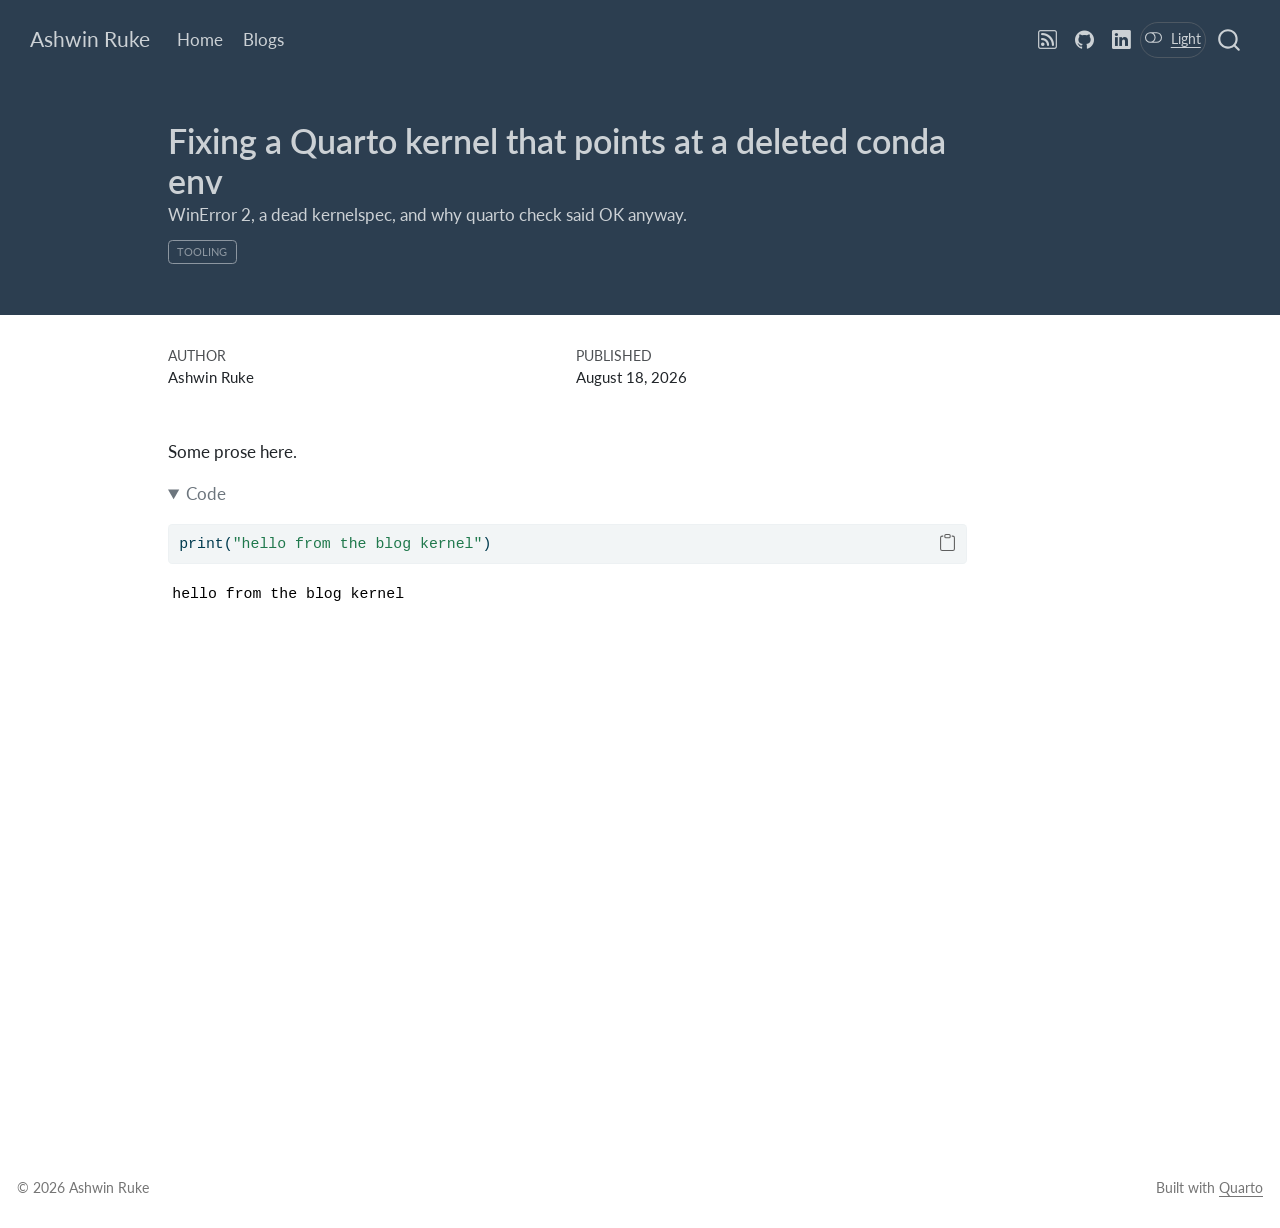
<file: posts/kernel-setup/index.html>
<!DOCTYPE html>
<html xmlns="http://www.w3.org/1999/xhtml" lang="en" xml:lang="en"><head>

<meta charset="utf-8">
<meta name="generator" content="quarto-1.10.18">

<meta name="viewport" content="width=device-width, initial-scale=1.0, user-scalable=yes">

<meta name="author" content="Ashwin Ruke">
<meta name="dcterms.date" content="2026-08-18">
<meta name="description" content="WinError 2, a dead kernelspec, and why quarto check said OK anyway.">

<title>Fixing a Quarto kernel that points at a deleted conda env – Ashwin Ruke</title>
<style>
/* Default styles provided by pandoc.
** See https://pandoc.org/MANUAL.html#variables-for-html for config info.
*/
span.smallcaps{font-variant: small-caps;}
div.columns{display: flex; gap: 1.5em;}
div.column{flex: auto;}
@media screen {
div.columns{gap: min(4vw, 1.5em);}
div.column{overflow-x: auto;}
}
div.hanging-indent{margin-left: 1.5em; text-indent: -1.5em;}
ul.task-list{list-style: none;}
ul.task-list li input[type="checkbox"] {
  width: 0.8em;
  margin: 0 0.8em 0.2em -1em; /* quarto-specific, see https://github.com/quarto-dev/quarto-cli/issues/4556 */ 
  vertical-align: middle;
}
/* CSS for syntax highlighting */
html { -webkit-text-size-adjust: 100%; }
pre > code.sourceCode { white-space: pre; position: relative; }
pre > code.sourceCode > span { display: inline-block; line-height: 1.25; }
pre > code.sourceCode > span:empty { height: 1.2em; }
.sourceCode { overflow: visible; }
code.sourceCode > span { color: inherit; text-decoration: inherit; }
div.sourceCode { margin: 1em 0; }
pre.sourceCode { margin: 0; }
@media screen {
div.sourceCode { overflow: auto; }
}
@media print {
pre > code.sourceCode { white-space: pre-wrap; }
pre > code.sourceCode > span { text-indent: -5em; padding-left: 5em; }
}
pre.numberSource code
  { counter-reset: source-line 0; }
pre.numberSource code > span
  { position: relative; left: -4em; counter-increment: source-line; }
pre.numberSource code > span > a:first-child::before
  { content: counter(source-line);
    position: relative; left: -1em; text-align: right; vertical-align: baseline;
    border: none; display: inline-block;
    -webkit-touch-callout: none; -webkit-user-select: none;
    -khtml-user-select: none; -moz-user-select: none;
    -ms-user-select: none; user-select: none;
    padding: 0 4px; width: 4em;
  }
pre.numberSource { margin-left: 3em;  padding-left: 4px; }
div.sourceCode
  {   }
@media screen {
pre > code.sourceCode > span > a:first-child::before { text-decoration: underline; }
}
</style>


<script src="../../site_libs/quarto-nav/quarto-nav.js"></script>
<script src="../../site_libs/quarto-nav/headroom.min.js"></script>
<script src="../../site_libs/clipboard/clipboard.min.js"></script>
<script src="../../site_libs/quarto-search/autocomplete.umd.js"></script>
<script src="../../site_libs/quarto-search/fuse.min.js"></script>
<script src="../../site_libs/quarto-search/quarto-search.js"></script>
<meta name="quarto:offset" content="../../">
<script src="../../site_libs/quarto-html/quarto.js" type="module"></script>
<script src="../../site_libs/quarto-html/tabsets/tabsets.js" type="module"></script>
<script src="../../site_libs/quarto-html/popper.min.js"></script>
<script src="../../site_libs/quarto-html/tippy.umd.min.js"></script>
<script src="../../site_libs/quarto-html/anchor.min.js"></script>
<link href="../../site_libs/quarto-html/tippy.css" rel="stylesheet">
<link href="../../site_libs/quarto-html/quarto-syntax-highlighting-64a204ab8560d761af7679ceaba22944.css" rel="stylesheet" class="quarto-color-scheme" id="quarto-text-highlighting-styles">
<link href="../../site_libs/quarto-html/quarto-syntax-highlighting-dark-b85bc7c33db8c58e0ec93c3465666fed.css" rel="stylesheet" class="quarto-color-scheme quarto-color-alternate" id="quarto-text-highlighting-styles">
<link href="../../site_libs/quarto-html/quarto-syntax-highlighting-64a204ab8560d761af7679ceaba22944.css" rel="stylesheet" class="quarto-color-scheme-extra" id="quarto-text-highlighting-styles">
<script src="../../site_libs/bootstrap/bootstrap.min.js"></script>
<link href="../../site_libs/bootstrap/bootstrap-icons.css" rel="stylesheet">
<link href="../../site_libs/bootstrap/bootstrap-ec569cd8ce40d52bfcfa2c01f991aae5.min.css" rel="stylesheet" append-hash="true" class="quarto-color-scheme" id="quarto-bootstrap" data-mode="light">
<link href="../../site_libs/bootstrap/bootstrap-dark-cf4c612e0ec0fd983a831f2304e738e0.min.css" rel="stylesheet" append-hash="true" class="quarto-color-scheme quarto-color-alternate" id="quarto-bootstrap" data-mode="dark">
<link href="../../site_libs/bootstrap/bootstrap-ec569cd8ce40d52bfcfa2c01f991aae5.min.css" rel="stylesheet" append-hash="true" class="quarto-color-scheme-extra" id="quarto-bootstrap" data-mode="light">
<script id="quarto-search-options" type="application/json">{
  "location": "navbar",
  "copy-button": false,
  "collapse-after": 3,
  "panel-placement": "end",
  "type": "overlay",
  "limit": 50,
  "keyboard-shortcut": [
    "f",
    "/",
    "s"
  ],
  "show-item-context": false,
  "language": {
    "search-no-results-text": "No results",
    "search-matching-documents-text": "matching documents",
    "search-copy-link-title": "Copy link to search",
    "search-hide-matches-text": "Hide additional matches",
    "search-more-match-text": "more match in this document",
    "search-more-matches-text": "more matches in this document",
    "search-clear-button-title": "Clear",
    "search-text-placeholder": "",
    "search-detached-cancel-button-title": "Cancel",
    "search-submit-button-title": "Submit",
    "search-label": "Search"
  }
}</script>


<link rel="stylesheet" href="../../styles.css">
<meta property="og:title" content="Fixing a Quarto kernel that points at a deleted conda env – Ashwin Ruke">
<meta property="og:description" content="WinError 2, a dead kernelspec, and why quarto check said OK anyway.">
<meta property="og:site_name" content="Ashwin Ruke">
<meta name="twitter:title" content="Fixing a Quarto kernel that points at a deleted conda env – Ashwin Ruke">
<meta name="twitter:description" content="WinError 2, a dead kernelspec, and why quarto check said OK anyway.">
<meta name="twitter:card" content="summary">
</head>

<body class="nav-fixed quarto-light"><script id="quarto-html-before-body" type="application/javascript">
    const toggleBodyColorMode = (bsSheetEl) => {
      const mode = bsSheetEl.getAttribute("data-mode");
      const bodyEl = window.document.querySelector("body");
      if (mode === "dark") {
        bodyEl.classList.add("quarto-dark");
        bodyEl.classList.remove("quarto-light");
      } else {
        bodyEl.classList.add("quarto-light");
        bodyEl.classList.remove("quarto-dark");
      }
    }
    const toggleBodyColorPrimary = () => {
      const bsSheetEl = window.document.querySelector("link#quarto-bootstrap:not([rel=disabled-stylesheet])");
      if (bsSheetEl) {
        toggleBodyColorMode(bsSheetEl);
      }
    }
    const setColorSchemeToggle = (alternate) => {
      const toggles = window.document.querySelectorAll('.quarto-color-scheme-toggle');
      for (let i=0; i < toggles.length; i++) {
        const toggle = toggles[i];
        if (toggle) {
          if (alternate) {
            toggle.classList.add("alternate");
          } else {
            toggle.classList.remove("alternate");
          }
        }
      }
    };
    const toggleColorMode = (alternate) => {
      // Switch the stylesheets
      const primaryStylesheets = window.document.querySelectorAll('link.quarto-color-scheme:not(.quarto-color-alternate)');
      const alternateStylesheets = window.document.querySelectorAll('link.quarto-color-scheme.quarto-color-alternate');
      manageTransitions('#quarto-margin-sidebar .nav-link', false);
      if (alternate) {
        // note: dark is layered on light, we don't disable primary!
        enableStylesheet(alternateStylesheets);
        for (const sheetNode of alternateStylesheets) {
          if (sheetNode.id === "quarto-bootstrap") {
            toggleBodyColorMode(sheetNode);
          }
        }
      } else {
        disableStylesheet(alternateStylesheets);
        enableStylesheet(primaryStylesheets)
        toggleBodyColorPrimary();
      }
      manageTransitions('#quarto-margin-sidebar .nav-link', true);
      // Switch the toggles
      setColorSchemeToggle(alternate)
      // Hack to workaround the fact that safari doesn't
      // properly recolor the scrollbar when toggling (#1455)
      if (navigator.userAgent.indexOf('Safari') > 0 && navigator.userAgent.indexOf('Chrome') == -1) {
        manageTransitions("body", false);
        window.scrollTo(0, 1);
        setTimeout(() => {
          window.scrollTo(0, 0);
          manageTransitions("body", true);
        }, 40);
      }
    }
    const disableStylesheet = (stylesheets) => {
      for (let i=0; i < stylesheets.length; i++) {
        const stylesheet = stylesheets[i];
        stylesheet.rel = 'disabled-stylesheet';
      }
    }
    const enableStylesheet = (stylesheets) => {
      for (let i=0; i < stylesheets.length; i++) {
        const stylesheet = stylesheets[i];
        if(stylesheet.rel !== 'stylesheet') { // for Chrome, which will still FOUC without this check
          stylesheet.rel = 'stylesheet';
        }
      }
    }
    const manageTransitions = (selector, allowTransitions) => {
      const els = window.document.querySelectorAll(selector);
      for (let i=0; i < els.length; i++) {
        const el = els[i];
        if (allowTransitions) {
          el.classList.remove('notransition');
        } else {
          el.classList.add('notransition');
        }
      }
    }
    const isFileUrl = () => {
      return window.location.protocol === 'file:';
    }
    const hasAlternateSentinel = () => {
      let styleSentinel = getColorSchemeSentinel();
      if (styleSentinel !== null) {
        return styleSentinel === "alternate";
      } else {
        return false;
      }
    }
    const setStyleSentinel = (alternate) => {
      const value = alternate ? "alternate" : "default";
      if (!isFileUrl()) {
        window.localStorage.setItem("quarto-color-scheme", value);
      } else {
        localAlternateSentinel = value;
      }
    }
    const getColorSchemeSentinel = () => {
      if (!isFileUrl()) {
        const storageValue = window.localStorage.getItem("quarto-color-scheme");
        return storageValue != null ? storageValue : localAlternateSentinel;
      } else {
        return localAlternateSentinel;
      }
    }
    const toggleGiscusIfUsed = (isAlternate, darkModeDefault) => {
      const baseTheme = document.querySelector('#giscus-base-theme')?.value ?? 'light';
      const alternateTheme = document.querySelector('#giscus-alt-theme')?.value ?? 'dark';
      let newTheme = '';
      if(authorPrefersDark) {
        newTheme = isAlternate ? baseTheme : alternateTheme;
      } else {
        newTheme = isAlternate ? alternateTheme : baseTheme;
      }
      const changeGiscusTheme = () => {
        // From: https://github.com/giscus/giscus/issues/336
        const sendMessage = (message) => {
          const iframe = document.querySelector('iframe.giscus-frame');
          if (!iframe) return;
          iframe.contentWindow.postMessage({ giscus: message }, 'https://giscus.app');
        }
        sendMessage({
          setConfig: {
            theme: newTheme
          }
        });
      }
      const isGiscussLoaded = window.document.querySelector('iframe.giscus-frame') !== null;
      if (isGiscussLoaded) {
        changeGiscusTheme();
      }
    };
    const authorPrefersDark = false;
    const darkModeDefault = authorPrefersDark;
      document.querySelector('link#quarto-text-highlighting-styles.quarto-color-scheme-extra').rel = 'disabled-stylesheet';
      document.querySelector('link#quarto-bootstrap.quarto-color-scheme-extra').rel = 'disabled-stylesheet';
    let localAlternateSentinel = darkModeDefault ? 'alternate' : 'default';
    // Dark / light mode switch
    window.quartoToggleColorScheme = () => {
      // Read the current dark / light value
      let toAlternate = !hasAlternateSentinel();
      toggleColorMode(toAlternate);
      setStyleSentinel(toAlternate);
      toggleGiscusIfUsed(toAlternate, darkModeDefault);
      window.dispatchEvent(new Event('resize'));
    };
    // Switch to dark mode if need be
    if (hasAlternateSentinel()) {
      toggleColorMode(true);
    } else {
      toggleColorMode(false);
    }
  </script>

<div id="quarto-search-results"></div>
  <header id="quarto-header" class="headroom fixed-top quarto-banner">
    <nav class="navbar navbar-expand-lg " data-bs-theme="dark">
      <div class="navbar-container container-fluid">
      <div class="navbar-brand-container mx-auto">
    <a class="navbar-brand" href="../../index.html">
    <span class="navbar-title">Ashwin Ruke</span>
    </a>
  </div>
            <div id="quarto-search" class="" title="Search"></div>
          <button class="navbar-toggler" type="button" data-bs-toggle="collapse" data-bs-target="#navbarCollapse" aria-controls="navbarCollapse" role="menu" aria-expanded="false" aria-label="Toggle navigation" onclick="if (window.quartoToggleHeadroom) { window.quartoToggleHeadroom(); }">
  <span class="navbar-toggler-icon"></span>
</button>
          <div class="collapse navbar-collapse" id="navbarCollapse">
            <ul class="navbar-nav navbar-nav-scroll me-auto">
  <li class="nav-item">
    <a class="nav-link" href="../../index.html"> 
<span class="menu-text">Home</span></a>
  </li>  
  <li class="nav-item">
    <a class="nav-link" href="../../blog.html"> 
<span class="menu-text">Blogs</span></a>
  </li>  
</ul>
            <ul class="navbar-nav navbar-nav-scroll ms-auto">
  <li class="nav-item compact">
    <a class="nav-link" href="../../index.xml"> <i class="bi bi-rss" role="img" aria-label="RSS">
</i> 
<span class="menu-text"></span></a>
  </li>  
  <li class="nav-item compact">
    <a class="nav-link" href="https://github.com/ashwinruke"> <i class="bi bi-github" role="img" aria-label="GitHub">
</i> 
<span class="menu-text"></span></a>
  </li>  
  <li class="nav-item compact">
    <a class="nav-link" href="https://www.linkedin.com/in/ashwinruke2002/"> <i class="bi bi-linkedin" role="img" aria-label="LinkedIn">
</i> 
<span class="menu-text"></span></a>
  </li>  
</ul>
          </div> <!-- /navcollapse -->
            <div class="quarto-navbar-tools">
  <a href="" class="quarto-color-scheme-toggle quarto-navigation-tool  px-1" onclick="window.quartoToggleColorScheme(); return false;" title="Toggle dark mode"><i class="bi"></i></a>
</div>
      </div> <!-- /container-fluid -->
    </nav>
</header>
<!-- content -->
<header id="title-block-header" class="quarto-title-block default page-columns page-full">
  <div class="quarto-title-banner page-columns page-full">
    <div class="quarto-title column-body">
      <h1 class="title">Fixing a Quarto kernel that points at a deleted conda env</h1>
                  <div>
        <div class="description">
          WinError 2, a dead kernelspec, and why quarto check said OK anyway.
        </div>
      </div>
                          <div class="quarto-categories">
                <div class="quarto-category">tooling</div>
              </div>
                  </div>
  </div>
    
  
  <div class="quarto-title-meta">

      <div>
      <div class="quarto-title-meta-heading">Author</div>
      <div class="quarto-title-meta-contents">
               <p>Ashwin Ruke </p>
            </div>
    </div>
      
      <div>
      <div class="quarto-title-meta-heading">Published</div>
      <div class="quarto-title-meta-contents">
        <p class="date">August 18, 2026</p>
      </div>
    </div>
    
      
    </div>
    
  
  </header><div id="quarto-content" class="quarto-container page-columns page-rows-contents page-layout-article page-navbar">
<!-- sidebar -->
<!-- margin-sidebar -->
    <div id="quarto-margin-sidebar" class="sidebar margin-sidebar zindex-bottom">
        
    </div>
<!-- main -->
<main class="content quarto-banner-title-block" id="quarto-document-content">






<p>Some prose here.</p>
<div id="f7334122" class="cell" data-execution_count="1">
<details open="" class="code-fold">
<summary>Code</summary>
<div class="code-copy-outer-scaffold"><div class="sourceCode cell-code" id="cb1"><pre class="sourceCode python code-with-copy"><code class="sourceCode python"><span id="cb1-1"><a href="#cb1-1" aria-hidden="true" tabindex="-1"></a><span class="bu">print</span>(<span class="st">"hello from the blog kernel"</span>)</span></code></pre></div><button title="Copy to Clipboard" class="code-copy-button"><i class="bi"></i></button></div>
</details>
<div class="cell-output cell-output-stdout">
<pre><code>hello from the blog kernel</code></pre>
</div>
</div>



<a onclick="window.scrollTo(0, 0); return false;" role="button" id="quarto-back-to-top"><i class="bi bi-arrow-up"></i> Back to top</a></main> <!-- /main -->
<script id="quarto-html-after-body" type="application/javascript">
  window.document.addEventListener("DOMContentLoaded", function (event) {
    // Ensure there is a toggle, if there isn't float one in the top right
    if (window.document.querySelector('.quarto-color-scheme-toggle') === null) {
      const a = window.document.createElement('a');
      a.classList.add('top-right');
      a.classList.add('quarto-color-scheme-toggle');
      a.href = "";
      a.onclick = function() { try { window.quartoToggleColorScheme(); } catch {} return false; };
      const i = window.document.createElement("i");
      i.classList.add('bi');
      a.appendChild(i);
      window.document.body.appendChild(a);
    }
    setColorSchemeToggle(hasAlternateSentinel())
    const icon = "";
    const anchorJS = new window.AnchorJS();
    anchorJS.options = {
      placement: 'right',
      icon: icon
    };
    anchorJS.add('.anchored');
    const isCodeAnnotation = (el) => {
      for (const clz of el.classList) {
        if (clz.startsWith('code-annotation-')) {                     
          return true;
        }
      }
      return false;
    }
    const onCopySuccess = function(e) {
      // button target
      const button = e.trigger;
      // don't keep focus
      button.blur();
      // flash "checked"
      button.classList.add('code-copy-button-checked');
      var currentTitle = button.getAttribute("title");
      button.setAttribute("title", "Copied!");
      let tooltip;
      if (window.bootstrap) {
        button.setAttribute("data-bs-toggle", "tooltip");
        button.setAttribute("data-bs-placement", "left");
        button.setAttribute("data-bs-title", "Copied!");
        tooltip = new bootstrap.Tooltip(button, 
          { trigger: "manual", 
            customClass: "code-copy-button-tooltip",
            offset: [0, -8]});
        tooltip.show();    
      }
      setTimeout(function() {
        if (tooltip) {
          tooltip.hide();
          button.removeAttribute("data-bs-title");
          button.removeAttribute("data-bs-toggle");
          button.removeAttribute("data-bs-placement");
        }
        button.setAttribute("title", currentTitle);
        button.classList.remove('code-copy-button-checked');
      }, 1000);
      // clear code selection
      e.clearSelection();
    }
    const getTextToCopy = function(trigger) {
      const outerScaffold = trigger.parentElement.cloneNode(true);
      const codeEl = outerScaffold.querySelector('code');
      for (const childEl of codeEl.children) {
        if (isCodeAnnotation(childEl)) {
          childEl.remove();
        }
      }
      return codeEl.innerText;
    }
    const clipboard = new window.ClipboardJS('.code-copy-button:not([data-in-quarto-modal])', {
      text: getTextToCopy
    });
    clipboard.on('success', onCopySuccess);
    if (window.document.getElementById('quarto-embedded-source-code-modal')) {
      const clipboardModal = new window.ClipboardJS('.code-copy-button[data-in-quarto-modal]', {
        text: getTextToCopy,
        container: window.document.getElementById('quarto-embedded-source-code-modal')
      });
      clipboardModal.on('success', onCopySuccess);
    }
      var localhostRegex = new RegExp(/^(?:http|https):\/\/localhost\:?[0-9]*\//);
      var mailtoRegex = new RegExp(/^mailto:/);
        var filterRegex = new RegExp("https:\/\/ashwinruke\.github\.io");
      var isInternal = (href) => {
          return filterRegex.test(href) || localhostRegex.test(href) || mailtoRegex.test(href);
      }
      // Inspect non-navigation links and adorn them if external
     var links = window.document.querySelectorAll('a[href]:not(.nav-link):not(.navbar-brand):not(.toc-action):not(.sidebar-link):not(.sidebar-item-toggle):not(.pagination-link):not(.no-external):not([aria-hidden]):not(.dropdown-item):not(.quarto-navigation-tool):not(.about-link)');
      for (var i=0; i<links.length; i++) {
        const link = links[i];
        if (!isInternal(link.href)) {
          // undo the damage that might have been done by quarto-nav.js in the case of
          // links that we want to consider external
          if (link.dataset.originalHref !== undefined) {
            link.href = link.dataset.originalHref;
          }
        }
      }
    function tippyHover(el, contentFn, onTriggerFn, onUntriggerFn) {
      const config = {
        allowHTML: true,
        maxWidth: 500,
        delay: 100,
        arrow: false,
        appendTo: function(el) {
            return el.parentElement;
        },
        interactive: true,
        interactiveBorder: 10,
        theme: 'quarto',
        placement: 'bottom-start',
      };
      if (contentFn) {
        config.content = contentFn;
      }
      if (onTriggerFn) {
        config.onTrigger = onTriggerFn;
      }
      if (onUntriggerFn) {
        config.onUntrigger = onUntriggerFn;
      }
      window.tippy(el, config); 
    }
    const noterefs = window.document.querySelectorAll('a[role="doc-noteref"]');
    for (var i=0; i<noterefs.length; i++) {
      const ref = noterefs[i];
      tippyHover(ref, function() {
        // use id or data attribute instead here
        let href = ref.getAttribute('data-footnote-href') || ref.getAttribute('href');
        try { href = new URL(href).hash; } catch {}
        const id = href.replace(/^#\/?/, "");
        const note = window.document.getElementById(id);
        if (note) {
          return note.innerHTML;
        } else {
          return "";
        }
      });
    }
    const xrefs = window.document.querySelectorAll('a.quarto-xref');
    const processXRef = (id, note) => {
      // Strip column container classes
      const stripColumnClz = (el) => {
        el.classList.remove("page-full", "page-columns");
        if (el.children) {
          for (const child of el.children) {
            stripColumnClz(child);
          }
        }
      }
      stripColumnClz(note)
      if (id === null || id.startsWith('sec-')) {
        // Special case sections, only their first couple elements
        const container = document.createElement("div");
        if (note.children && note.children.length > 2) {
          container.appendChild(note.children[0].cloneNode(true));
          for (let i = 1; i < note.children.length; i++) {
            const child = note.children[i];
            if (child.tagName === "P" && child.innerText === "") {
              continue;
            } else {
              container.appendChild(child.cloneNode(true));
              break;
            }
          }
          if (window.Quarto?.typesetMath) {
            window.Quarto.typesetMath(container);
          }
          return container.innerHTML
        } else {
          if (window.Quarto?.typesetMath) {
            window.Quarto.typesetMath(note);
          }
          return note.innerHTML;
        }
      } else {
        // Remove any anchor links if they are present
        const anchorLink = note.querySelector('a.anchorjs-link');
        if (anchorLink) {
          anchorLink.remove();
        }
        if (window.Quarto?.typesetMath) {
          window.Quarto.typesetMath(note);
        }
        if (note.classList.contains("callout")) {
          return note.outerHTML;
        } else {
          return note.innerHTML;
        }
      }
    }
    for (var i=0; i<xrefs.length; i++) {
      const xref = xrefs[i];
      tippyHover(xref, undefined, function(instance) {
        instance.disable();
        let url = xref.getAttribute('href');
        let hash = undefined; 
        if (url.startsWith('#')) {
          hash = url;
        } else {
          try { hash = new URL(url).hash; } catch {}
        }
        if (hash) {
          const id = hash.replace(/^#\/?/, "");
          const note = window.document.getElementById(id);
          if (note !== null) {
            try {
              const html = processXRef(id, note.cloneNode(true));
              instance.setContent(html);
            } finally {
              instance.enable();
              instance.show();
            }
          } else {
            // See if we can fetch this
            fetch(url.split('#')[0])
            .then(res => res.text())
            .then(html => {
              const parser = new DOMParser();
              const htmlDoc = parser.parseFromString(html, "text/html");
              const note = htmlDoc.getElementById(id);
              if (note !== null) {
                const html = processXRef(id, note);
                instance.setContent(html);
              } 
            }).finally(() => {
              instance.enable();
              instance.show();
            });
          }
        } else {
          // See if we can fetch a full url (with no hash to target)
          // This is a special case and we should probably do some content thinning / targeting
          fetch(url)
          .then(res => res.text())
          .then(html => {
            const parser = new DOMParser();
            const htmlDoc = parser.parseFromString(html, "text/html");
            const note = htmlDoc.querySelector('main.content');
            if (note !== null) {
              // This should only happen for chapter cross references
              // (since there is no id in the URL)
              // remove the first header
              if (note.children.length > 0 && note.children[0].tagName === "HEADER") {
                note.children[0].remove();
              }
              const html = processXRef(null, note);
              instance.setContent(html);
            } 
          }).finally(() => {
            instance.enable();
            instance.show();
          });
        }
      }, function(instance) {
      });
    }
        let selectedAnnoteEl;
        const selectorForAnnotation = ( cell, annotation) => {
          let cellAttr = 'data-code-cell="' + cell + '"';
          let lineAttr = 'data-code-annotation="' +  annotation + '"';
          const selector = 'span[' + cellAttr + '][' + lineAttr + ']';
          return selector;
        }
        const selectCodeLines = (annoteEl) => {
          const doc = window.document;
          const targetCell = annoteEl.getAttribute("data-target-cell");
          const targetAnnotation = annoteEl.getAttribute("data-target-annotation");
          const annoteSpan = window.document.querySelector(selectorForAnnotation(targetCell, targetAnnotation));
          const lines = annoteSpan.getAttribute("data-code-lines").split(",");
          const lineIds = lines.map((line) => {
            return targetCell + "-" + line;
          })
          let top = null;
          let height = null;
          let parent = null;
          if (lineIds.length > 0) {
              //compute the position of the single el (top and bottom and make a div)
              const el = window.document.getElementById(lineIds[0]);
              top = el.offsetTop;
              height = el.offsetHeight;
              parent = el.parentElement.parentElement;
            if (lineIds.length > 1) {
              const lastEl = window.document.getElementById(lineIds[lineIds.length - 1]);
              const bottom = lastEl.offsetTop + lastEl.offsetHeight;
              height = bottom - top;
            }
            if (top !== null && height !== null && parent !== null) {
              // cook up a div (if necessary) and position it 
              let div = window.document.getElementById("code-annotation-line-highlight");
              if (div === null) {
                div = window.document.createElement("div");
                div.setAttribute("id", "code-annotation-line-highlight");
                div.style.position = 'absolute';
                parent.appendChild(div);
              }
              div.style.top = top - 2 + "px";
              div.style.height = height + 4 + "px";
              div.style.left = 0;
              let gutterDiv = window.document.getElementById("code-annotation-line-highlight-gutter");
              if (gutterDiv === null) {
                gutterDiv = window.document.createElement("div");
                gutterDiv.setAttribute("id", "code-annotation-line-highlight-gutter");
                gutterDiv.style.position = 'absolute';
                const codeCell = window.document.getElementById(targetCell);
                const gutter = codeCell.querySelector('.code-annotation-gutter');
                gutter.appendChild(gutterDiv);
              }
              gutterDiv.style.top = top - 2 + "px";
              gutterDiv.style.height = height + 4 + "px";
            }
            selectedAnnoteEl = annoteEl;
          }
        };
        const unselectCodeLines = () => {
          const elementsIds = ["code-annotation-line-highlight", "code-annotation-line-highlight-gutter"];
          elementsIds.forEach((elId) => {
            const div = window.document.getElementById(elId);
            if (div) {
              div.remove();
            }
          });
          selectedAnnoteEl = undefined;
        };
          // Handle positioning of the toggle
      window.addEventListener(
        "resize",
        throttle(() => {
          elRect = undefined;
          if (selectedAnnoteEl) {
            selectCodeLines(selectedAnnoteEl);
          }
        }, 10)
      );
      function throttle(fn, ms) {
      let throttle = false;
      let timer;
        return (...args) => {
          if(!throttle) { // first call gets through
              fn.apply(this, args);
              throttle = true;
          } else { // all the others get throttled
              if(timer) clearTimeout(timer); // cancel #2
              timer = setTimeout(() => {
                fn.apply(this, args);
                timer = throttle = false;
              }, ms);
          }
        };
      }
        // Attach click handler to the DT
        const annoteDls = window.document.querySelectorAll('dt[data-target-cell]');
        for (const annoteDlNode of annoteDls) {
          annoteDlNode.addEventListener('click', (event) => {
            const clickedEl = event.target;
            if (clickedEl !== selectedAnnoteEl) {
              unselectCodeLines();
              const activeEl = window.document.querySelector('dt[data-target-cell].code-annotation-active');
              if (activeEl) {
                activeEl.classList.remove('code-annotation-active');
              }
              selectCodeLines(clickedEl);
              clickedEl.classList.add('code-annotation-active');
            } else {
              // Unselect the line
              unselectCodeLines();
              clickedEl.classList.remove('code-annotation-active');
            }
          });
        }
    const findCites = (el) => {
      const parentEl = el.parentElement;
      if (parentEl) {
        const cites = parentEl.dataset.cites;
        if (cites) {
          return {
            el,
            cites: cites.split(' ')
          };
        } else {
          return findCites(el.parentElement)
        }
      } else {
        return undefined;
      }
    };
    var bibliorefs = window.document.querySelectorAll('a[role="doc-biblioref"]');
    for (var i=0; i<bibliorefs.length; i++) {
      const ref = bibliorefs[i];
      const citeInfo = findCites(ref);
      if (citeInfo) {
        tippyHover(citeInfo.el, function() {
          var popup = window.document.createElement('div');
          citeInfo.cites.forEach(function(cite) {
            var citeDiv = window.document.createElement('div');
            citeDiv.classList.add('hanging-indent');
            citeDiv.classList.add('csl-entry');
            var biblioDiv = window.document.getElementById('ref-' + cite);
            if (biblioDiv) {
              citeDiv.innerHTML = biblioDiv.innerHTML;
            }
            popup.appendChild(citeDiv);
          });
          return popup.innerHTML;
        });
      }
    }
  });
  </script>
</div> <!-- /content -->
<footer class="footer">
  <div class="nav-footer">
    <div class="nav-footer-left">
<p>© 2026 Ashwin Ruke</p>
</div>   
    <div class="nav-footer-center">
      &nbsp;
    </div>
    <div class="nav-footer-right">
<p>Built with <a href="https://quarto.org">Quarto</a></p>
</div>
  </div>
</footer>




</body></html>
</file>
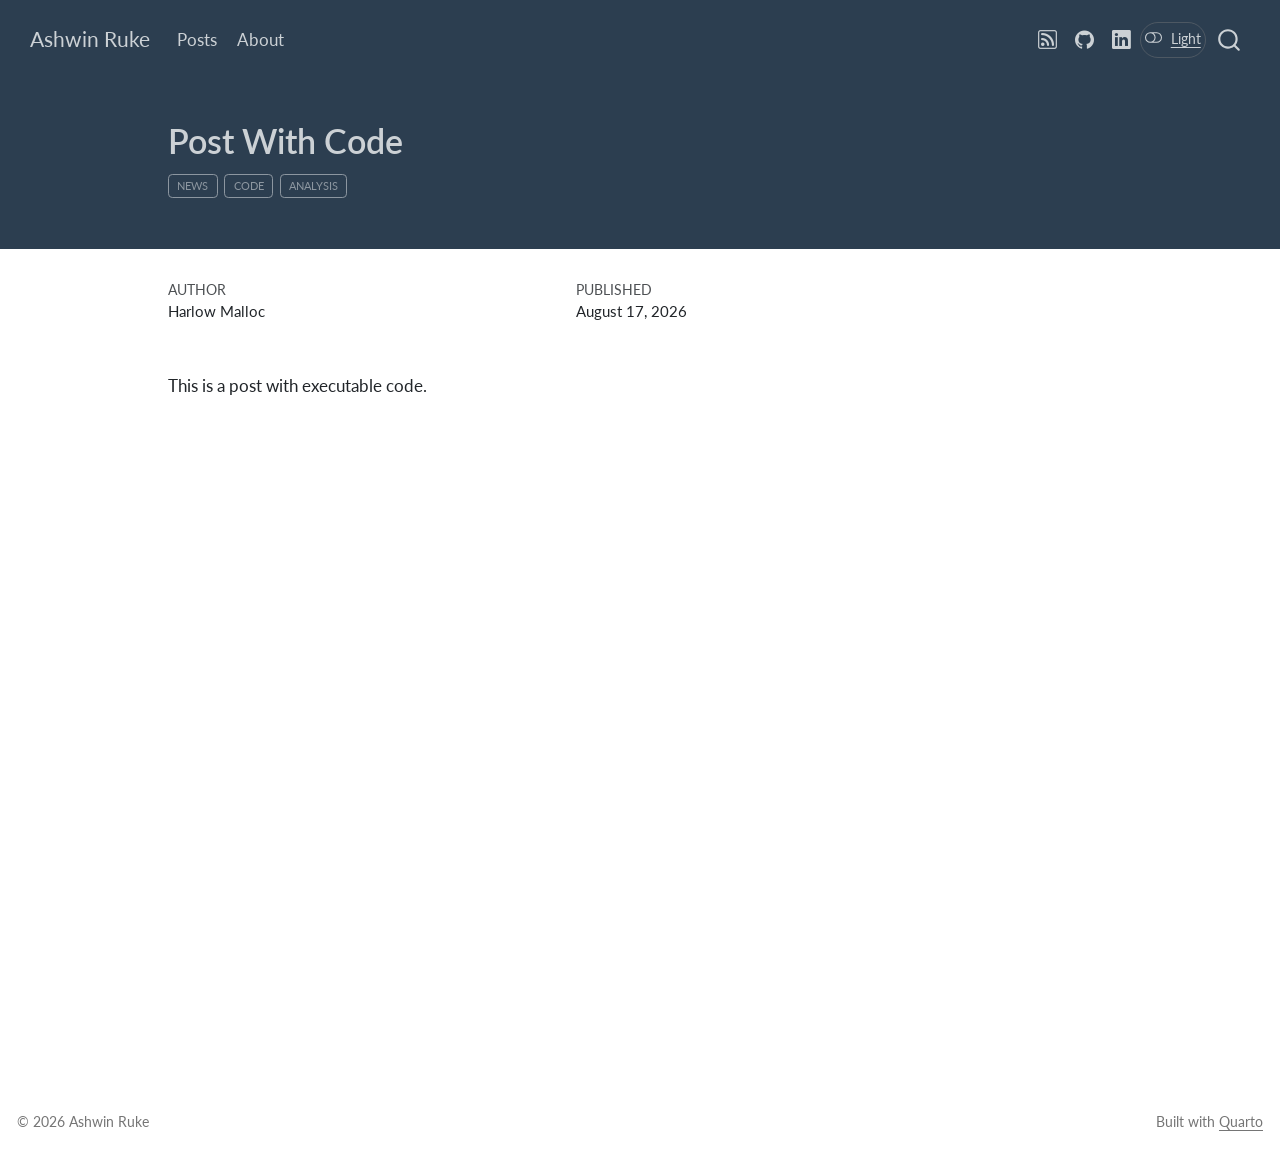
<file: posts/post-with-code/index.html>
<!DOCTYPE html>
<html xmlns="http://www.w3.org/1999/xhtml" lang="en" xml:lang="en"><head>

<meta charset="utf-8">
<meta name="generator" content="quarto-1.10.18">

<meta name="viewport" content="width=device-width, initial-scale=1.0, user-scalable=yes">

<meta name="author" content="Harlow Malloc">
<meta name="dcterms.date" content="2026-08-17">

<title>Post With Code – Ashwin Ruke</title>
<style>
/* Default styles provided by pandoc.
** See https://pandoc.org/MANUAL.html#variables-for-html for config info.
*/
span.smallcaps{font-variant: small-caps;}
div.columns{display: flex; gap: 1.5em;}
div.column{flex: auto;}
@media screen {
div.columns{gap: min(4vw, 1.5em);}
div.column{overflow-x: auto;}
}
div.hanging-indent{margin-left: 1.5em; text-indent: -1.5em;}
ul.task-list{list-style: none;}
ul.task-list li input[type="checkbox"] {
  width: 0.8em;
  margin: 0 0.8em 0.2em -1em; /* quarto-specific, see https://github.com/quarto-dev/quarto-cli/issues/4556 */ 
  vertical-align: middle;
}
</style>


<script src="../../site_libs/quarto-nav/quarto-nav.js"></script>
<script src="../../site_libs/quarto-nav/headroom.min.js"></script>
<script src="../../site_libs/clipboard/clipboard.min.js"></script>
<script src="../../site_libs/quarto-search/autocomplete.umd.js"></script>
<script src="../../site_libs/quarto-search/fuse.min.js"></script>
<script src="../../site_libs/quarto-search/quarto-search.js"></script>
<meta name="quarto:offset" content="../../">
<script src="../../site_libs/quarto-html/quarto.js" type="module"></script>
<script src="../../site_libs/quarto-html/tabsets/tabsets.js" type="module"></script>
<script src="../../site_libs/quarto-html/popper.min.js"></script>
<script src="../../site_libs/quarto-html/tippy.umd.min.js"></script>
<script src="../../site_libs/quarto-html/anchor.min.js"></script>
<link href="../../site_libs/quarto-html/tippy.css" rel="stylesheet">
<link href="../../site_libs/quarto-html/quarto-syntax-highlighting-64a204ab8560d761af7679ceaba22944.css" rel="stylesheet" class="quarto-color-scheme" id="quarto-text-highlighting-styles">
<link href="../../site_libs/quarto-html/quarto-syntax-highlighting-dark-b85bc7c33db8c58e0ec93c3465666fed.css" rel="stylesheet" class="quarto-color-scheme quarto-color-alternate" id="quarto-text-highlighting-styles">
<link href="../../site_libs/quarto-html/quarto-syntax-highlighting-64a204ab8560d761af7679ceaba22944.css" rel="stylesheet" class="quarto-color-scheme-extra" id="quarto-text-highlighting-styles">
<script src="../../site_libs/bootstrap/bootstrap.min.js"></script>
<link href="../../site_libs/bootstrap/bootstrap-icons.css" rel="stylesheet">
<link href="../../site_libs/bootstrap/bootstrap-ec569cd8ce40d52bfcfa2c01f991aae5.min.css" rel="stylesheet" append-hash="true" class="quarto-color-scheme" id="quarto-bootstrap" data-mode="light">
<link href="../../site_libs/bootstrap/bootstrap-dark-cf4c612e0ec0fd983a831f2304e738e0.min.css" rel="stylesheet" append-hash="true" class="quarto-color-scheme quarto-color-alternate" id="quarto-bootstrap" data-mode="dark">
<link href="../../site_libs/bootstrap/bootstrap-ec569cd8ce40d52bfcfa2c01f991aae5.min.css" rel="stylesheet" append-hash="true" class="quarto-color-scheme-extra" id="quarto-bootstrap" data-mode="light">
<script id="quarto-search-options" type="application/json">{
  "location": "navbar",
  "copy-button": false,
  "collapse-after": 3,
  "panel-placement": "end",
  "type": "overlay",
  "limit": 50,
  "keyboard-shortcut": [
    "f",
    "/",
    "s"
  ],
  "show-item-context": false,
  "language": {
    "search-no-results-text": "No results",
    "search-matching-documents-text": "matching documents",
    "search-copy-link-title": "Copy link to search",
    "search-hide-matches-text": "Hide additional matches",
    "search-more-match-text": "more match in this document",
    "search-more-matches-text": "more matches in this document",
    "search-clear-button-title": "Clear",
    "search-text-placeholder": "",
    "search-detached-cancel-button-title": "Cancel",
    "search-submit-button-title": "Submit",
    "search-label": "Search"
  }
}</script>


<link rel="stylesheet" href="../../styles.css">
<meta property="og:title" content="Post With Code – Ashwin Ruke">
<meta property="og:description" content="Notes on machine learning, time-series, and building things that work.">
<meta property="og:image" content="https://ashwinruke.github.io/posts/post-with-code/image.jpg">
<meta property="og:site_name" content="Ashwin Ruke">
<meta name="twitter:title" content="Post With Code – Ashwin Ruke">
<meta name="twitter:description" content="Notes on machine learning, time-series, and building things that work.">
<meta name="twitter:image" content="https://ashwinruke.github.io/posts/post-with-code/image.jpg">
<meta name="twitter:card" content="summary_large_image">
</head>

<body class="nav-fixed quarto-light"><script id="quarto-html-before-body" type="application/javascript">
    const toggleBodyColorMode = (bsSheetEl) => {
      const mode = bsSheetEl.getAttribute("data-mode");
      const bodyEl = window.document.querySelector("body");
      if (mode === "dark") {
        bodyEl.classList.add("quarto-dark");
        bodyEl.classList.remove("quarto-light");
      } else {
        bodyEl.classList.add("quarto-light");
        bodyEl.classList.remove("quarto-dark");
      }
    }
    const toggleBodyColorPrimary = () => {
      const bsSheetEl = window.document.querySelector("link#quarto-bootstrap:not([rel=disabled-stylesheet])");
      if (bsSheetEl) {
        toggleBodyColorMode(bsSheetEl);
      }
    }
    const setColorSchemeToggle = (alternate) => {
      const toggles = window.document.querySelectorAll('.quarto-color-scheme-toggle');
      for (let i=0; i < toggles.length; i++) {
        const toggle = toggles[i];
        if (toggle) {
          if (alternate) {
            toggle.classList.add("alternate");
          } else {
            toggle.classList.remove("alternate");
          }
        }
      }
    };
    const toggleColorMode = (alternate) => {
      // Switch the stylesheets
      const primaryStylesheets = window.document.querySelectorAll('link.quarto-color-scheme:not(.quarto-color-alternate)');
      const alternateStylesheets = window.document.querySelectorAll('link.quarto-color-scheme.quarto-color-alternate');
      manageTransitions('#quarto-margin-sidebar .nav-link', false);
      if (alternate) {
        // note: dark is layered on light, we don't disable primary!
        enableStylesheet(alternateStylesheets);
        for (const sheetNode of alternateStylesheets) {
          if (sheetNode.id === "quarto-bootstrap") {
            toggleBodyColorMode(sheetNode);
          }
        }
      } else {
        disableStylesheet(alternateStylesheets);
        enableStylesheet(primaryStylesheets)
        toggleBodyColorPrimary();
      }
      manageTransitions('#quarto-margin-sidebar .nav-link', true);
      // Switch the toggles
      setColorSchemeToggle(alternate)
      // Hack to workaround the fact that safari doesn't
      // properly recolor the scrollbar when toggling (#1455)
      if (navigator.userAgent.indexOf('Safari') > 0 && navigator.userAgent.indexOf('Chrome') == -1) {
        manageTransitions("body", false);
        window.scrollTo(0, 1);
        setTimeout(() => {
          window.scrollTo(0, 0);
          manageTransitions("body", true);
        }, 40);
      }
    }
    const disableStylesheet = (stylesheets) => {
      for (let i=0; i < stylesheets.length; i++) {
        const stylesheet = stylesheets[i];
        stylesheet.rel = 'disabled-stylesheet';
      }
    }
    const enableStylesheet = (stylesheets) => {
      for (let i=0; i < stylesheets.length; i++) {
        const stylesheet = stylesheets[i];
        if(stylesheet.rel !== 'stylesheet') { // for Chrome, which will still FOUC without this check
          stylesheet.rel = 'stylesheet';
        }
      }
    }
    const manageTransitions = (selector, allowTransitions) => {
      const els = window.document.querySelectorAll(selector);
      for (let i=0; i < els.length; i++) {
        const el = els[i];
        if (allowTransitions) {
          el.classList.remove('notransition');
        } else {
          el.classList.add('notransition');
        }
      }
    }
    const isFileUrl = () => {
      return window.location.protocol === 'file:';
    }
    const hasAlternateSentinel = () => {
      let styleSentinel = getColorSchemeSentinel();
      if (styleSentinel !== null) {
        return styleSentinel === "alternate";
      } else {
        return false;
      }
    }
    const setStyleSentinel = (alternate) => {
      const value = alternate ? "alternate" : "default";
      if (!isFileUrl()) {
        window.localStorage.setItem("quarto-color-scheme", value);
      } else {
        localAlternateSentinel = value;
      }
    }
    const getColorSchemeSentinel = () => {
      if (!isFileUrl()) {
        const storageValue = window.localStorage.getItem("quarto-color-scheme");
        return storageValue != null ? storageValue : localAlternateSentinel;
      } else {
        return localAlternateSentinel;
      }
    }
    const toggleGiscusIfUsed = (isAlternate, darkModeDefault) => {
      const baseTheme = document.querySelector('#giscus-base-theme')?.value ?? 'light';
      const alternateTheme = document.querySelector('#giscus-alt-theme')?.value ?? 'dark';
      let newTheme = '';
      if(authorPrefersDark) {
        newTheme = isAlternate ? baseTheme : alternateTheme;
      } else {
        newTheme = isAlternate ? alternateTheme : baseTheme;
      }
      const changeGiscusTheme = () => {
        // From: https://github.com/giscus/giscus/issues/336
        const sendMessage = (message) => {
          const iframe = document.querySelector('iframe.giscus-frame');
          if (!iframe) return;
          iframe.contentWindow.postMessage({ giscus: message }, 'https://giscus.app');
        }
        sendMessage({
          setConfig: {
            theme: newTheme
          }
        });
      }
      const isGiscussLoaded = window.document.querySelector('iframe.giscus-frame') !== null;
      if (isGiscussLoaded) {
        changeGiscusTheme();
      }
    };
    const authorPrefersDark = false;
    const darkModeDefault = authorPrefersDark;
      document.querySelector('link#quarto-text-highlighting-styles.quarto-color-scheme-extra').rel = 'disabled-stylesheet';
      document.querySelector('link#quarto-bootstrap.quarto-color-scheme-extra').rel = 'disabled-stylesheet';
    let localAlternateSentinel = darkModeDefault ? 'alternate' : 'default';
    // Dark / light mode switch
    window.quartoToggleColorScheme = () => {
      // Read the current dark / light value
      let toAlternate = !hasAlternateSentinel();
      toggleColorMode(toAlternate);
      setStyleSentinel(toAlternate);
      toggleGiscusIfUsed(toAlternate, darkModeDefault);
      window.dispatchEvent(new Event('resize'));
    };
    // Switch to dark mode if need be
    if (hasAlternateSentinel()) {
      toggleColorMode(true);
    } else {
      toggleColorMode(false);
    }
  </script>

<div id="quarto-search-results"></div>
  <header id="quarto-header" class="headroom fixed-top quarto-banner">
    <nav class="navbar navbar-expand-lg " data-bs-theme="dark">
      <div class="navbar-container container-fluid">
      <div class="navbar-brand-container mx-auto">
    <a class="navbar-brand" href="../../index.html">
    <span class="navbar-title">Ashwin Ruke</span>
    </a>
  </div>
            <div id="quarto-search" class="" title="Search"></div>
          <button class="navbar-toggler" type="button" data-bs-toggle="collapse" data-bs-target="#navbarCollapse" aria-controls="navbarCollapse" role="menu" aria-expanded="false" aria-label="Toggle navigation" onclick="if (window.quartoToggleHeadroom) { window.quartoToggleHeadroom(); }">
  <span class="navbar-toggler-icon"></span>
</button>
          <div class="collapse navbar-collapse" id="navbarCollapse">
            <ul class="navbar-nav navbar-nav-scroll me-auto">
  <li class="nav-item">
    <a class="nav-link" href="../../index.html"> 
<span class="menu-text">Posts</span></a>
  </li>  
  <li class="nav-item">
    <a class="nav-link" href="../../about.html"> 
<span class="menu-text">About</span></a>
  </li>  
</ul>
            <ul class="navbar-nav navbar-nav-scroll ms-auto">
  <li class="nav-item compact">
    <a class="nav-link" href="../../index.xml"> <i class="bi bi-rss" role="img" aria-label="RSS">
</i> 
<span class="menu-text"></span></a>
  </li>  
  <li class="nav-item compact">
    <a class="nav-link" href="https://github.com/ashwinruke"> <i class="bi bi-github" role="img" aria-label="GitHub">
</i> 
<span class="menu-text"></span></a>
  </li>  
  <li class="nav-item compact">
    <a class="nav-link" href="https://www.linkedin.com/in/ashwinruke2002/"> <i class="bi bi-linkedin" role="img" aria-label="LinkedIn">
</i> 
<span class="menu-text"></span></a>
  </li>  
</ul>
          </div> <!-- /navcollapse -->
            <div class="quarto-navbar-tools">
  <a href="" class="quarto-color-scheme-toggle quarto-navigation-tool  px-1" onclick="window.quartoToggleColorScheme(); return false;" title="Toggle dark mode"><i class="bi"></i></a>
</div>
      </div> <!-- /container-fluid -->
    </nav>
</header>
<!-- content -->
<header id="title-block-header" class="quarto-title-block default page-columns page-full">
  <div class="quarto-title-banner page-columns page-full">
    <div class="quarto-title column-body">
      <h1 class="title">Post With Code</h1>
                                <div class="quarto-categories">
                <div class="quarto-category">news</div>
                <div class="quarto-category">code</div>
                <div class="quarto-category">analysis</div>
              </div>
                  </div>
  </div>
    
  
  <div class="quarto-title-meta">

      <div>
      <div class="quarto-title-meta-heading">Author</div>
      <div class="quarto-title-meta-contents">
               <p>Harlow Malloc </p>
            </div>
    </div>
      
      <div>
      <div class="quarto-title-meta-heading">Published</div>
      <div class="quarto-title-meta-contents">
        <p class="date">August 17, 2026</p>
      </div>
    </div>
    
      
    </div>
    
  
  </header><div id="quarto-content" class="quarto-container page-columns page-rows-contents page-layout-article page-navbar">
<!-- sidebar -->
<!-- margin-sidebar -->
    <div id="quarto-margin-sidebar" class="sidebar margin-sidebar zindex-bottom">
        
    </div>
<!-- main -->
<main class="content quarto-banner-title-block" id="quarto-document-content">






<p>This is a post with executable code.</p>



<a onclick="window.scrollTo(0, 0); return false;" role="button" id="quarto-back-to-top"><i class="bi bi-arrow-up"></i> Back to top</a></main> <!-- /main -->
<script id="quarto-html-after-body" type="application/javascript">
  window.document.addEventListener("DOMContentLoaded", function (event) {
    // Ensure there is a toggle, if there isn't float one in the top right
    if (window.document.querySelector('.quarto-color-scheme-toggle') === null) {
      const a = window.document.createElement('a');
      a.classList.add('top-right');
      a.classList.add('quarto-color-scheme-toggle');
      a.href = "";
      a.onclick = function() { try { window.quartoToggleColorScheme(); } catch {} return false; };
      const i = window.document.createElement("i");
      i.classList.add('bi');
      a.appendChild(i);
      window.document.body.appendChild(a);
    }
    setColorSchemeToggle(hasAlternateSentinel())
    const icon = "";
    const anchorJS = new window.AnchorJS();
    anchorJS.options = {
      placement: 'right',
      icon: icon
    };
    anchorJS.add('.anchored');
    const isCodeAnnotation = (el) => {
      for (const clz of el.classList) {
        if (clz.startsWith('code-annotation-')) {                     
          return true;
        }
      }
      return false;
    }
    const onCopySuccess = function(e) {
      // button target
      const button = e.trigger;
      // don't keep focus
      button.blur();
      // flash "checked"
      button.classList.add('code-copy-button-checked');
      var currentTitle = button.getAttribute("title");
      button.setAttribute("title", "Copied!");
      let tooltip;
      if (window.bootstrap) {
        button.setAttribute("data-bs-toggle", "tooltip");
        button.setAttribute("data-bs-placement", "left");
        button.setAttribute("data-bs-title", "Copied!");
        tooltip = new bootstrap.Tooltip(button, 
          { trigger: "manual", 
            customClass: "code-copy-button-tooltip",
            offset: [0, -8]});
        tooltip.show();    
      }
      setTimeout(function() {
        if (tooltip) {
          tooltip.hide();
          button.removeAttribute("data-bs-title");
          button.removeAttribute("data-bs-toggle");
          button.removeAttribute("data-bs-placement");
        }
        button.setAttribute("title", currentTitle);
        button.classList.remove('code-copy-button-checked');
      }, 1000);
      // clear code selection
      e.clearSelection();
    }
    const getTextToCopy = function(trigger) {
      const outerScaffold = trigger.parentElement.cloneNode(true);
      const codeEl = outerScaffold.querySelector('code');
      for (const childEl of codeEl.children) {
        if (isCodeAnnotation(childEl)) {
          childEl.remove();
        }
      }
      return codeEl.innerText;
    }
    const clipboard = new window.ClipboardJS('.code-copy-button:not([data-in-quarto-modal])', {
      text: getTextToCopy
    });
    clipboard.on('success', onCopySuccess);
    if (window.document.getElementById('quarto-embedded-source-code-modal')) {
      const clipboardModal = new window.ClipboardJS('.code-copy-button[data-in-quarto-modal]', {
        text: getTextToCopy,
        container: window.document.getElementById('quarto-embedded-source-code-modal')
      });
      clipboardModal.on('success', onCopySuccess);
    }
      var localhostRegex = new RegExp(/^(?:http|https):\/\/localhost\:?[0-9]*\//);
      var mailtoRegex = new RegExp(/^mailto:/);
        var filterRegex = new RegExp("https:\/\/ashwinruke\.github\.io");
      var isInternal = (href) => {
          return filterRegex.test(href) || localhostRegex.test(href) || mailtoRegex.test(href);
      }
      // Inspect non-navigation links and adorn them if external
     var links = window.document.querySelectorAll('a[href]:not(.nav-link):not(.navbar-brand):not(.toc-action):not(.sidebar-link):not(.sidebar-item-toggle):not(.pagination-link):not(.no-external):not([aria-hidden]):not(.dropdown-item):not(.quarto-navigation-tool):not(.about-link)');
      for (var i=0; i<links.length; i++) {
        const link = links[i];
        if (!isInternal(link.href)) {
          // undo the damage that might have been done by quarto-nav.js in the case of
          // links that we want to consider external
          if (link.dataset.originalHref !== undefined) {
            link.href = link.dataset.originalHref;
          }
        }
      }
    function tippyHover(el, contentFn, onTriggerFn, onUntriggerFn) {
      const config = {
        allowHTML: true,
        maxWidth: 500,
        delay: 100,
        arrow: false,
        appendTo: function(el) {
            return el.parentElement;
        },
        interactive: true,
        interactiveBorder: 10,
        theme: 'quarto',
        placement: 'bottom-start',
      };
      if (contentFn) {
        config.content = contentFn;
      }
      if (onTriggerFn) {
        config.onTrigger = onTriggerFn;
      }
      if (onUntriggerFn) {
        config.onUntrigger = onUntriggerFn;
      }
      window.tippy(el, config); 
    }
    const noterefs = window.document.querySelectorAll('a[role="doc-noteref"]');
    for (var i=0; i<noterefs.length; i++) {
      const ref = noterefs[i];
      tippyHover(ref, function() {
        // use id or data attribute instead here
        let href = ref.getAttribute('data-footnote-href') || ref.getAttribute('href');
        try { href = new URL(href).hash; } catch {}
        const id = href.replace(/^#\/?/, "");
        const note = window.document.getElementById(id);
        if (note) {
          return note.innerHTML;
        } else {
          return "";
        }
      });
    }
    const xrefs = window.document.querySelectorAll('a.quarto-xref');
    const processXRef = (id, note) => {
      // Strip column container classes
      const stripColumnClz = (el) => {
        el.classList.remove("page-full", "page-columns");
        if (el.children) {
          for (const child of el.children) {
            stripColumnClz(child);
          }
        }
      }
      stripColumnClz(note)
      if (id === null || id.startsWith('sec-')) {
        // Special case sections, only their first couple elements
        const container = document.createElement("div");
        if (note.children && note.children.length > 2) {
          container.appendChild(note.children[0].cloneNode(true));
          for (let i = 1; i < note.children.length; i++) {
            const child = note.children[i];
            if (child.tagName === "P" && child.innerText === "") {
              continue;
            } else {
              container.appendChild(child.cloneNode(true));
              break;
            }
          }
          if (window.Quarto?.typesetMath) {
            window.Quarto.typesetMath(container);
          }
          return container.innerHTML
        } else {
          if (window.Quarto?.typesetMath) {
            window.Quarto.typesetMath(note);
          }
          return note.innerHTML;
        }
      } else {
        // Remove any anchor links if they are present
        const anchorLink = note.querySelector('a.anchorjs-link');
        if (anchorLink) {
          anchorLink.remove();
        }
        if (window.Quarto?.typesetMath) {
          window.Quarto.typesetMath(note);
        }
        if (note.classList.contains("callout")) {
          return note.outerHTML;
        } else {
          return note.innerHTML;
        }
      }
    }
    for (var i=0; i<xrefs.length; i++) {
      const xref = xrefs[i];
      tippyHover(xref, undefined, function(instance) {
        instance.disable();
        let url = xref.getAttribute('href');
        let hash = undefined; 
        if (url.startsWith('#')) {
          hash = url;
        } else {
          try { hash = new URL(url).hash; } catch {}
        }
        if (hash) {
          const id = hash.replace(/^#\/?/, "");
          const note = window.document.getElementById(id);
          if (note !== null) {
            try {
              const html = processXRef(id, note.cloneNode(true));
              instance.setContent(html);
            } finally {
              instance.enable();
              instance.show();
            }
          } else {
            // See if we can fetch this
            fetch(url.split('#')[0])
            .then(res => res.text())
            .then(html => {
              const parser = new DOMParser();
              const htmlDoc = parser.parseFromString(html, "text/html");
              const note = htmlDoc.getElementById(id);
              if (note !== null) {
                const html = processXRef(id, note);
                instance.setContent(html);
              } 
            }).finally(() => {
              instance.enable();
              instance.show();
            });
          }
        } else {
          // See if we can fetch a full url (with no hash to target)
          // This is a special case and we should probably do some content thinning / targeting
          fetch(url)
          .then(res => res.text())
          .then(html => {
            const parser = new DOMParser();
            const htmlDoc = parser.parseFromString(html, "text/html");
            const note = htmlDoc.querySelector('main.content');
            if (note !== null) {
              // This should only happen for chapter cross references
              // (since there is no id in the URL)
              // remove the first header
              if (note.children.length > 0 && note.children[0].tagName === "HEADER") {
                note.children[0].remove();
              }
              const html = processXRef(null, note);
              instance.setContent(html);
            } 
          }).finally(() => {
            instance.enable();
            instance.show();
          });
        }
      }, function(instance) {
      });
    }
        let selectedAnnoteEl;
        const selectorForAnnotation = ( cell, annotation) => {
          let cellAttr = 'data-code-cell="' + cell + '"';
          let lineAttr = 'data-code-annotation="' +  annotation + '"';
          const selector = 'span[' + cellAttr + '][' + lineAttr + ']';
          return selector;
        }
        const selectCodeLines = (annoteEl) => {
          const doc = window.document;
          const targetCell = annoteEl.getAttribute("data-target-cell");
          const targetAnnotation = annoteEl.getAttribute("data-target-annotation");
          const annoteSpan = window.document.querySelector(selectorForAnnotation(targetCell, targetAnnotation));
          const lines = annoteSpan.getAttribute("data-code-lines").split(",");
          const lineIds = lines.map((line) => {
            return targetCell + "-" + line;
          })
          let top = null;
          let height = null;
          let parent = null;
          if (lineIds.length > 0) {
              //compute the position of the single el (top and bottom and make a div)
              const el = window.document.getElementById(lineIds[0]);
              top = el.offsetTop;
              height = el.offsetHeight;
              parent = el.parentElement.parentElement;
            if (lineIds.length > 1) {
              const lastEl = window.document.getElementById(lineIds[lineIds.length - 1]);
              const bottom = lastEl.offsetTop + lastEl.offsetHeight;
              height = bottom - top;
            }
            if (top !== null && height !== null && parent !== null) {
              // cook up a div (if necessary) and position it 
              let div = window.document.getElementById("code-annotation-line-highlight");
              if (div === null) {
                div = window.document.createElement("div");
                div.setAttribute("id", "code-annotation-line-highlight");
                div.style.position = 'absolute';
                parent.appendChild(div);
              }
              div.style.top = top - 2 + "px";
              div.style.height = height + 4 + "px";
              div.style.left = 0;
              let gutterDiv = window.document.getElementById("code-annotation-line-highlight-gutter");
              if (gutterDiv === null) {
                gutterDiv = window.document.createElement("div");
                gutterDiv.setAttribute("id", "code-annotation-line-highlight-gutter");
                gutterDiv.style.position = 'absolute';
                const codeCell = window.document.getElementById(targetCell);
                const gutter = codeCell.querySelector('.code-annotation-gutter');
                gutter.appendChild(gutterDiv);
              }
              gutterDiv.style.top = top - 2 + "px";
              gutterDiv.style.height = height + 4 + "px";
            }
            selectedAnnoteEl = annoteEl;
          }
        };
        const unselectCodeLines = () => {
          const elementsIds = ["code-annotation-line-highlight", "code-annotation-line-highlight-gutter"];
          elementsIds.forEach((elId) => {
            const div = window.document.getElementById(elId);
            if (div) {
              div.remove();
            }
          });
          selectedAnnoteEl = undefined;
        };
          // Handle positioning of the toggle
      window.addEventListener(
        "resize",
        throttle(() => {
          elRect = undefined;
          if (selectedAnnoteEl) {
            selectCodeLines(selectedAnnoteEl);
          }
        }, 10)
      );
      function throttle(fn, ms) {
      let throttle = false;
      let timer;
        return (...args) => {
          if(!throttle) { // first call gets through
              fn.apply(this, args);
              throttle = true;
          } else { // all the others get throttled
              if(timer) clearTimeout(timer); // cancel #2
              timer = setTimeout(() => {
                fn.apply(this, args);
                timer = throttle = false;
              }, ms);
          }
        };
      }
        // Attach click handler to the DT
        const annoteDls = window.document.querySelectorAll('dt[data-target-cell]');
        for (const annoteDlNode of annoteDls) {
          annoteDlNode.addEventListener('click', (event) => {
            const clickedEl = event.target;
            if (clickedEl !== selectedAnnoteEl) {
              unselectCodeLines();
              const activeEl = window.document.querySelector('dt[data-target-cell].code-annotation-active');
              if (activeEl) {
                activeEl.classList.remove('code-annotation-active');
              }
              selectCodeLines(clickedEl);
              clickedEl.classList.add('code-annotation-active');
            } else {
              // Unselect the line
              unselectCodeLines();
              clickedEl.classList.remove('code-annotation-active');
            }
          });
        }
    const findCites = (el) => {
      const parentEl = el.parentElement;
      if (parentEl) {
        const cites = parentEl.dataset.cites;
        if (cites) {
          return {
            el,
            cites: cites.split(' ')
          };
        } else {
          return findCites(el.parentElement)
        }
      } else {
        return undefined;
      }
    };
    var bibliorefs = window.document.querySelectorAll('a[role="doc-biblioref"]');
    for (var i=0; i<bibliorefs.length; i++) {
      const ref = bibliorefs[i];
      const citeInfo = findCites(ref);
      if (citeInfo) {
        tippyHover(citeInfo.el, function() {
          var popup = window.document.createElement('div');
          citeInfo.cites.forEach(function(cite) {
            var citeDiv = window.document.createElement('div');
            citeDiv.classList.add('hanging-indent');
            citeDiv.classList.add('csl-entry');
            var biblioDiv = window.document.getElementById('ref-' + cite);
            if (biblioDiv) {
              citeDiv.innerHTML = biblioDiv.innerHTML;
            }
            popup.appendChild(citeDiv);
          });
          return popup.innerHTML;
        });
      }
    }
  });
  </script>
</div> <!-- /content -->
<footer class="footer">
  <div class="nav-footer">
    <div class="nav-footer-left">
<p>© 2026 Ashwin Ruke</p>
</div>   
    <div class="nav-footer-center">
      &nbsp;
    </div>
    <div class="nav-footer-right">
<p>Built with <a href="https://quarto.org">Quarto</a></p>
</div>
  </div>
</footer>




</body></html>
</file>
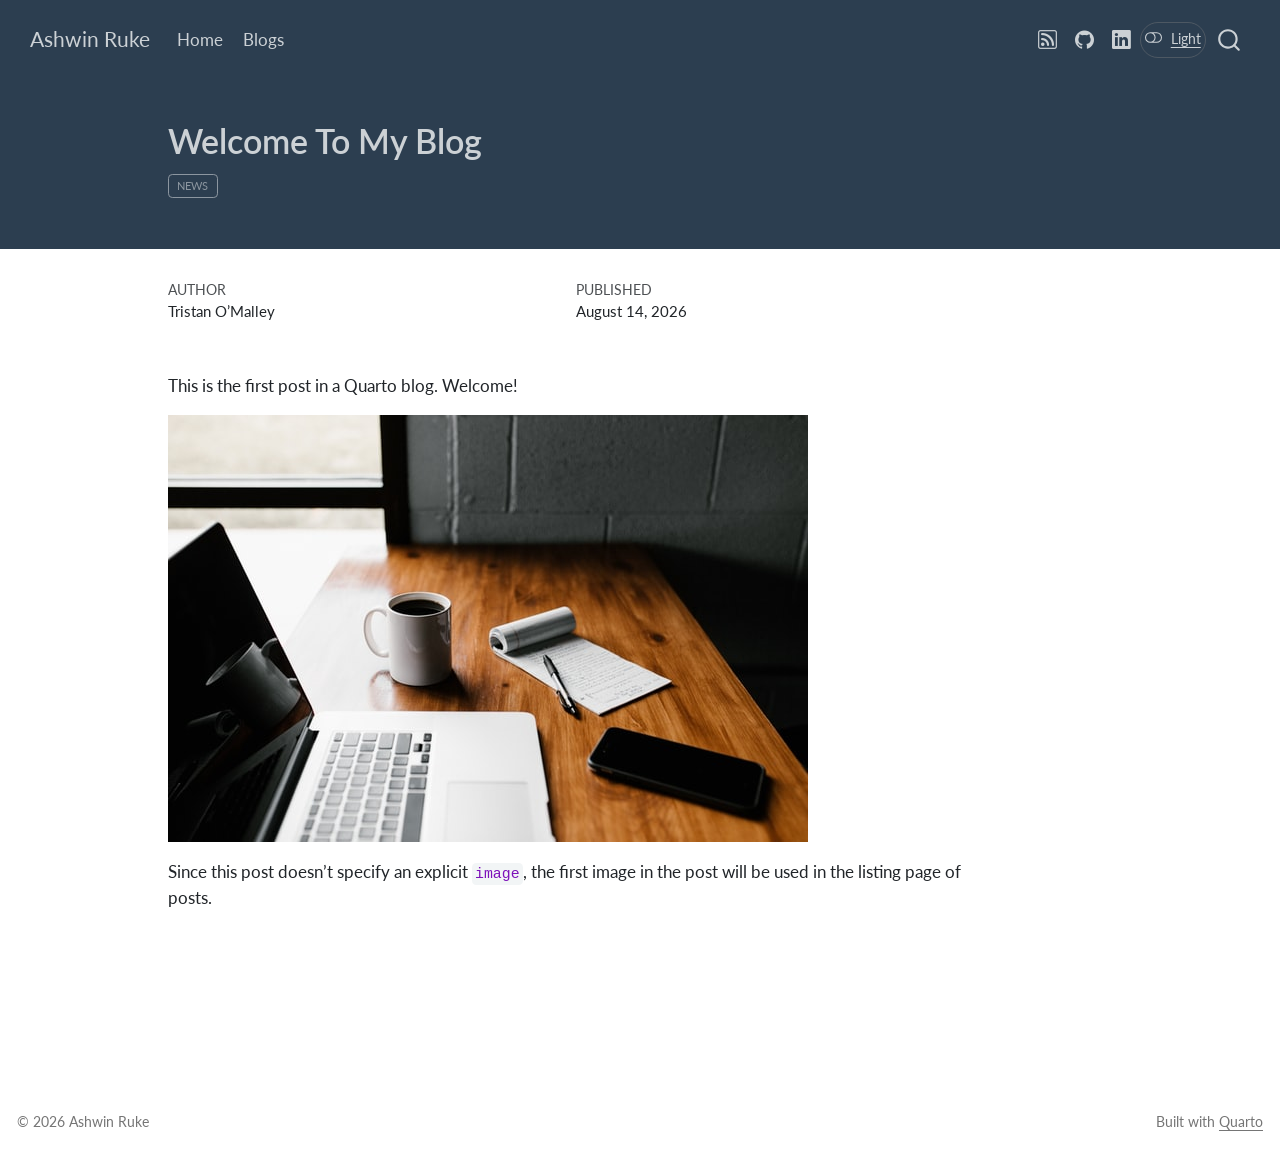
<file: posts/welcome/index.html>
<!DOCTYPE html>
<html xmlns="http://www.w3.org/1999/xhtml" lang="en" xml:lang="en"><head>

<meta charset="utf-8">
<meta name="generator" content="quarto-1.10.18">

<meta name="viewport" content="width=device-width, initial-scale=1.0, user-scalable=yes">

<meta name="author" content="Tristan O’Malley">
<meta name="dcterms.date" content="2026-08-14">

<title>Welcome To My Blog – Ashwin Ruke</title>
<style>
/* Default styles provided by pandoc.
** See https://pandoc.org/MANUAL.html#variables-for-html for config info.
*/
span.smallcaps{font-variant: small-caps;}
div.columns{display: flex; gap: 1.5em;}
div.column{flex: auto;}
@media screen {
div.columns{gap: min(4vw, 1.5em);}
div.column{overflow-x: auto;}
}
div.hanging-indent{margin-left: 1.5em; text-indent: -1.5em;}
ul.task-list{list-style: none;}
ul.task-list li input[type="checkbox"] {
  width: 0.8em;
  margin: 0 0.8em 0.2em -1em; /* quarto-specific, see https://github.com/quarto-dev/quarto-cli/issues/4556 */ 
  vertical-align: middle;
}
</style>


<script src="../../site_libs/quarto-nav/quarto-nav.js"></script>
<script src="../../site_libs/quarto-nav/headroom.min.js"></script>
<script src="../../site_libs/clipboard/clipboard.min.js"></script>
<script src="../../site_libs/quarto-search/autocomplete.umd.js"></script>
<script src="../../site_libs/quarto-search/fuse.min.js"></script>
<script src="../../site_libs/quarto-search/quarto-search.js"></script>
<meta name="quarto:offset" content="../../">
<script src="../../site_libs/quarto-html/quarto.js" type="module"></script>
<script src="../../site_libs/quarto-html/tabsets/tabsets.js" type="module"></script>
<script src="../../site_libs/quarto-html/popper.min.js"></script>
<script src="../../site_libs/quarto-html/tippy.umd.min.js"></script>
<script src="../../site_libs/quarto-html/anchor.min.js"></script>
<link href="../../site_libs/quarto-html/tippy.css" rel="stylesheet">
<link href="../../site_libs/quarto-html/quarto-syntax-highlighting-64a204ab8560d761af7679ceaba22944.css" rel="stylesheet" class="quarto-color-scheme" id="quarto-text-highlighting-styles">
<link href="../../site_libs/quarto-html/quarto-syntax-highlighting-dark-b85bc7c33db8c58e0ec93c3465666fed.css" rel="stylesheet" class="quarto-color-scheme quarto-color-alternate" id="quarto-text-highlighting-styles">
<link href="../../site_libs/quarto-html/quarto-syntax-highlighting-64a204ab8560d761af7679ceaba22944.css" rel="stylesheet" class="quarto-color-scheme-extra" id="quarto-text-highlighting-styles">
<script src="../../site_libs/bootstrap/bootstrap.min.js"></script>
<link href="../../site_libs/bootstrap/bootstrap-icons.css" rel="stylesheet">
<link href="../../site_libs/bootstrap/bootstrap-ec569cd8ce40d52bfcfa2c01f991aae5.min.css" rel="stylesheet" append-hash="true" class="quarto-color-scheme" id="quarto-bootstrap" data-mode="light">
<link href="../../site_libs/bootstrap/bootstrap-dark-cf4c612e0ec0fd983a831f2304e738e0.min.css" rel="stylesheet" append-hash="true" class="quarto-color-scheme quarto-color-alternate" id="quarto-bootstrap" data-mode="dark">
<link href="../../site_libs/bootstrap/bootstrap-ec569cd8ce40d52bfcfa2c01f991aae5.min.css" rel="stylesheet" append-hash="true" class="quarto-color-scheme-extra" id="quarto-bootstrap" data-mode="light">
<script id="quarto-search-options" type="application/json">{
  "location": "navbar",
  "copy-button": false,
  "collapse-after": 3,
  "panel-placement": "end",
  "type": "overlay",
  "limit": 50,
  "keyboard-shortcut": [
    "f",
    "/",
    "s"
  ],
  "show-item-context": false,
  "language": {
    "search-no-results-text": "No results",
    "search-matching-documents-text": "matching documents",
    "search-copy-link-title": "Copy link to search",
    "search-hide-matches-text": "Hide additional matches",
    "search-more-match-text": "more match in this document",
    "search-more-matches-text": "more matches in this document",
    "search-clear-button-title": "Clear",
    "search-text-placeholder": "",
    "search-detached-cancel-button-title": "Cancel",
    "search-submit-button-title": "Submit",
    "search-label": "Search"
  }
}</script>


<link rel="stylesheet" href="../../styles.css">
<meta property="og:title" content="Welcome To My Blog – Ashwin Ruke">
<meta property="og:description" content="Notes on machine learning, time-series, and building things that work.">
<meta property="og:image" content="https://ashwinruke.github.io/posts/welcome/thumbnail.jpg">
<meta property="og:site_name" content="Ashwin Ruke">
<meta name="twitter:title" content="Welcome To My Blog – Ashwin Ruke">
<meta name="twitter:description" content="Notes on machine learning, time-series, and building things that work.">
<meta name="twitter:image" content="https://ashwinruke.github.io/posts/welcome/thumbnail.jpg">
<meta name="twitter:card" content="summary_large_image">
</head>

<body class="nav-fixed quarto-light"><script id="quarto-html-before-body" type="application/javascript">
    const toggleBodyColorMode = (bsSheetEl) => {
      const mode = bsSheetEl.getAttribute("data-mode");
      const bodyEl = window.document.querySelector("body");
      if (mode === "dark") {
        bodyEl.classList.add("quarto-dark");
        bodyEl.classList.remove("quarto-light");
      } else {
        bodyEl.classList.add("quarto-light");
        bodyEl.classList.remove("quarto-dark");
      }
    }
    const toggleBodyColorPrimary = () => {
      const bsSheetEl = window.document.querySelector("link#quarto-bootstrap:not([rel=disabled-stylesheet])");
      if (bsSheetEl) {
        toggleBodyColorMode(bsSheetEl);
      }
    }
    const setColorSchemeToggle = (alternate) => {
      const toggles = window.document.querySelectorAll('.quarto-color-scheme-toggle');
      for (let i=0; i < toggles.length; i++) {
        const toggle = toggles[i];
        if (toggle) {
          if (alternate) {
            toggle.classList.add("alternate");
          } else {
            toggle.classList.remove("alternate");
          }
        }
      }
    };
    const toggleColorMode = (alternate) => {
      // Switch the stylesheets
      const primaryStylesheets = window.document.querySelectorAll('link.quarto-color-scheme:not(.quarto-color-alternate)');
      const alternateStylesheets = window.document.querySelectorAll('link.quarto-color-scheme.quarto-color-alternate');
      manageTransitions('#quarto-margin-sidebar .nav-link', false);
      if (alternate) {
        // note: dark is layered on light, we don't disable primary!
        enableStylesheet(alternateStylesheets);
        for (const sheetNode of alternateStylesheets) {
          if (sheetNode.id === "quarto-bootstrap") {
            toggleBodyColorMode(sheetNode);
          }
        }
      } else {
        disableStylesheet(alternateStylesheets);
        enableStylesheet(primaryStylesheets)
        toggleBodyColorPrimary();
      }
      manageTransitions('#quarto-margin-sidebar .nav-link', true);
      // Switch the toggles
      setColorSchemeToggle(alternate)
      // Hack to workaround the fact that safari doesn't
      // properly recolor the scrollbar when toggling (#1455)
      if (navigator.userAgent.indexOf('Safari') > 0 && navigator.userAgent.indexOf('Chrome') == -1) {
        manageTransitions("body", false);
        window.scrollTo(0, 1);
        setTimeout(() => {
          window.scrollTo(0, 0);
          manageTransitions("body", true);
        }, 40);
      }
    }
    const disableStylesheet = (stylesheets) => {
      for (let i=0; i < stylesheets.length; i++) {
        const stylesheet = stylesheets[i];
        stylesheet.rel = 'disabled-stylesheet';
      }
    }
    const enableStylesheet = (stylesheets) => {
      for (let i=0; i < stylesheets.length; i++) {
        const stylesheet = stylesheets[i];
        if(stylesheet.rel !== 'stylesheet') { // for Chrome, which will still FOUC without this check
          stylesheet.rel = 'stylesheet';
        }
      }
    }
    const manageTransitions = (selector, allowTransitions) => {
      const els = window.document.querySelectorAll(selector);
      for (let i=0; i < els.length; i++) {
        const el = els[i];
        if (allowTransitions) {
          el.classList.remove('notransition');
        } else {
          el.classList.add('notransition');
        }
      }
    }
    const isFileUrl = () => {
      return window.location.protocol === 'file:';
    }
    const hasAlternateSentinel = () => {
      let styleSentinel = getColorSchemeSentinel();
      if (styleSentinel !== null) {
        return styleSentinel === "alternate";
      } else {
        return false;
      }
    }
    const setStyleSentinel = (alternate) => {
      const value = alternate ? "alternate" : "default";
      if (!isFileUrl()) {
        window.localStorage.setItem("quarto-color-scheme", value);
      } else {
        localAlternateSentinel = value;
      }
    }
    const getColorSchemeSentinel = () => {
      if (!isFileUrl()) {
        const storageValue = window.localStorage.getItem("quarto-color-scheme");
        return storageValue != null ? storageValue : localAlternateSentinel;
      } else {
        return localAlternateSentinel;
      }
    }
    const toggleGiscusIfUsed = (isAlternate, darkModeDefault) => {
      const baseTheme = document.querySelector('#giscus-base-theme')?.value ?? 'light';
      const alternateTheme = document.querySelector('#giscus-alt-theme')?.value ?? 'dark';
      let newTheme = '';
      if(authorPrefersDark) {
        newTheme = isAlternate ? baseTheme : alternateTheme;
      } else {
        newTheme = isAlternate ? alternateTheme : baseTheme;
      }
      const changeGiscusTheme = () => {
        // From: https://github.com/giscus/giscus/issues/336
        const sendMessage = (message) => {
          const iframe = document.querySelector('iframe.giscus-frame');
          if (!iframe) return;
          iframe.contentWindow.postMessage({ giscus: message }, 'https://giscus.app');
        }
        sendMessage({
          setConfig: {
            theme: newTheme
          }
        });
      }
      const isGiscussLoaded = window.document.querySelector('iframe.giscus-frame') !== null;
      if (isGiscussLoaded) {
        changeGiscusTheme();
      }
    };
    const authorPrefersDark = false;
    const darkModeDefault = authorPrefersDark;
      document.querySelector('link#quarto-text-highlighting-styles.quarto-color-scheme-extra').rel = 'disabled-stylesheet';
      document.querySelector('link#quarto-bootstrap.quarto-color-scheme-extra').rel = 'disabled-stylesheet';
    let localAlternateSentinel = darkModeDefault ? 'alternate' : 'default';
    // Dark / light mode switch
    window.quartoToggleColorScheme = () => {
      // Read the current dark / light value
      let toAlternate = !hasAlternateSentinel();
      toggleColorMode(toAlternate);
      setStyleSentinel(toAlternate);
      toggleGiscusIfUsed(toAlternate, darkModeDefault);
      window.dispatchEvent(new Event('resize'));
    };
    // Switch to dark mode if need be
    if (hasAlternateSentinel()) {
      toggleColorMode(true);
    } else {
      toggleColorMode(false);
    }
  </script>

<div id="quarto-search-results"></div>
  <header id="quarto-header" class="headroom fixed-top quarto-banner">
    <nav class="navbar navbar-expand-lg " data-bs-theme="dark">
      <div class="navbar-container container-fluid">
      <div class="navbar-brand-container mx-auto">
    <a class="navbar-brand" href="../../index.html">
    <span class="navbar-title">Ashwin Ruke</span>
    </a>
  </div>
            <div id="quarto-search" class="" title="Search"></div>
          <button class="navbar-toggler" type="button" data-bs-toggle="collapse" data-bs-target="#navbarCollapse" aria-controls="navbarCollapse" role="menu" aria-expanded="false" aria-label="Toggle navigation" onclick="if (window.quartoToggleHeadroom) { window.quartoToggleHeadroom(); }">
  <span class="navbar-toggler-icon"></span>
</button>
          <div class="collapse navbar-collapse" id="navbarCollapse">
            <ul class="navbar-nav navbar-nav-scroll me-auto">
  <li class="nav-item">
    <a class="nav-link" href="../../index.html"> 
<span class="menu-text">Home</span></a>
  </li>  
  <li class="nav-item">
    <a class="nav-link" href="../../blog.html"> 
<span class="menu-text">Blogs</span></a>
  </li>  
</ul>
            <ul class="navbar-nav navbar-nav-scroll ms-auto">
  <li class="nav-item compact">
    <a class="nav-link" href="../../index.xml"> <i class="bi bi-rss" role="img" aria-label="RSS">
</i> 
<span class="menu-text"></span></a>
  </li>  
  <li class="nav-item compact">
    <a class="nav-link" href="https://github.com/ashwinruke"> <i class="bi bi-github" role="img" aria-label="GitHub">
</i> 
<span class="menu-text"></span></a>
  </li>  
  <li class="nav-item compact">
    <a class="nav-link" href="https://www.linkedin.com/in/ashwinruke2002/"> <i class="bi bi-linkedin" role="img" aria-label="LinkedIn">
</i> 
<span class="menu-text"></span></a>
  </li>  
</ul>
          </div> <!-- /navcollapse -->
            <div class="quarto-navbar-tools">
  <a href="" class="quarto-color-scheme-toggle quarto-navigation-tool  px-1" onclick="window.quartoToggleColorScheme(); return false;" title="Toggle dark mode"><i class="bi"></i></a>
</div>
      </div> <!-- /container-fluid -->
    </nav>
</header>
<!-- content -->
<header id="title-block-header" class="quarto-title-block default page-columns page-full">
  <div class="quarto-title-banner page-columns page-full">
    <div class="quarto-title column-body">
      <h1 class="title">Welcome To My Blog</h1>
                                <div class="quarto-categories">
                <div class="quarto-category">news</div>
              </div>
                  </div>
  </div>
    
  
  <div class="quarto-title-meta">

      <div>
      <div class="quarto-title-meta-heading">Author</div>
      <div class="quarto-title-meta-contents">
               <p>Tristan O’Malley </p>
            </div>
    </div>
      
      <div>
      <div class="quarto-title-meta-heading">Published</div>
      <div class="quarto-title-meta-contents">
        <p class="date">August 14, 2026</p>
      </div>
    </div>
    
      
    </div>
    
  
  </header><div id="quarto-content" class="quarto-container page-columns page-rows-contents page-layout-article page-navbar">
<!-- sidebar -->
<!-- margin-sidebar -->
    <div id="quarto-margin-sidebar" class="sidebar margin-sidebar zindex-bottom">
        
    </div>
<!-- main -->
<main class="content quarto-banner-title-block" id="quarto-document-content">






<p>This is the first post in a Quarto blog. Welcome!</p>
<p><img src="thumbnail.jpg" class="img-fluid"></p>
<p>Since this post doesn’t specify an explicit <code>image</code>, the first image in the post will be used in the listing page of posts.</p>



<a onclick="window.scrollTo(0, 0); return false;" role="button" id="quarto-back-to-top"><i class="bi bi-arrow-up"></i> Back to top</a></main> <!-- /main -->
<script id="quarto-html-after-body" type="application/javascript">
  window.document.addEventListener("DOMContentLoaded", function (event) {
    // Ensure there is a toggle, if there isn't float one in the top right
    if (window.document.querySelector('.quarto-color-scheme-toggle') === null) {
      const a = window.document.createElement('a');
      a.classList.add('top-right');
      a.classList.add('quarto-color-scheme-toggle');
      a.href = "";
      a.onclick = function() { try { window.quartoToggleColorScheme(); } catch {} return false; };
      const i = window.document.createElement("i");
      i.classList.add('bi');
      a.appendChild(i);
      window.document.body.appendChild(a);
    }
    setColorSchemeToggle(hasAlternateSentinel())
    const icon = "";
    const anchorJS = new window.AnchorJS();
    anchorJS.options = {
      placement: 'right',
      icon: icon
    };
    anchorJS.add('.anchored');
    const isCodeAnnotation = (el) => {
      for (const clz of el.classList) {
        if (clz.startsWith('code-annotation-')) {                     
          return true;
        }
      }
      return false;
    }
    const onCopySuccess = function(e) {
      // button target
      const button = e.trigger;
      // don't keep focus
      button.blur();
      // flash "checked"
      button.classList.add('code-copy-button-checked');
      var currentTitle = button.getAttribute("title");
      button.setAttribute("title", "Copied!");
      let tooltip;
      if (window.bootstrap) {
        button.setAttribute("data-bs-toggle", "tooltip");
        button.setAttribute("data-bs-placement", "left");
        button.setAttribute("data-bs-title", "Copied!");
        tooltip = new bootstrap.Tooltip(button, 
          { trigger: "manual", 
            customClass: "code-copy-button-tooltip",
            offset: [0, -8]});
        tooltip.show();    
      }
      setTimeout(function() {
        if (tooltip) {
          tooltip.hide();
          button.removeAttribute("data-bs-title");
          button.removeAttribute("data-bs-toggle");
          button.removeAttribute("data-bs-placement");
        }
        button.setAttribute("title", currentTitle);
        button.classList.remove('code-copy-button-checked');
      }, 1000);
      // clear code selection
      e.clearSelection();
    }
    const getTextToCopy = function(trigger) {
      const outerScaffold = trigger.parentElement.cloneNode(true);
      const codeEl = outerScaffold.querySelector('code');
      for (const childEl of codeEl.children) {
        if (isCodeAnnotation(childEl)) {
          childEl.remove();
        }
      }
      return codeEl.innerText;
    }
    const clipboard = new window.ClipboardJS('.code-copy-button:not([data-in-quarto-modal])', {
      text: getTextToCopy
    });
    clipboard.on('success', onCopySuccess);
    if (window.document.getElementById('quarto-embedded-source-code-modal')) {
      const clipboardModal = new window.ClipboardJS('.code-copy-button[data-in-quarto-modal]', {
        text: getTextToCopy,
        container: window.document.getElementById('quarto-embedded-source-code-modal')
      });
      clipboardModal.on('success', onCopySuccess);
    }
      var localhostRegex = new RegExp(/^(?:http|https):\/\/localhost\:?[0-9]*\//);
      var mailtoRegex = new RegExp(/^mailto:/);
        var filterRegex = new RegExp("https:\/\/ashwinruke\.github\.io");
      var isInternal = (href) => {
          return filterRegex.test(href) || localhostRegex.test(href) || mailtoRegex.test(href);
      }
      // Inspect non-navigation links and adorn them if external
     var links = window.document.querySelectorAll('a[href]:not(.nav-link):not(.navbar-brand):not(.toc-action):not(.sidebar-link):not(.sidebar-item-toggle):not(.pagination-link):not(.no-external):not([aria-hidden]):not(.dropdown-item):not(.quarto-navigation-tool):not(.about-link)');
      for (var i=0; i<links.length; i++) {
        const link = links[i];
        if (!isInternal(link.href)) {
          // undo the damage that might have been done by quarto-nav.js in the case of
          // links that we want to consider external
          if (link.dataset.originalHref !== undefined) {
            link.href = link.dataset.originalHref;
          }
        }
      }
    function tippyHover(el, contentFn, onTriggerFn, onUntriggerFn) {
      const config = {
        allowHTML: true,
        maxWidth: 500,
        delay: 100,
        arrow: false,
        appendTo: function(el) {
            return el.parentElement;
        },
        interactive: true,
        interactiveBorder: 10,
        theme: 'quarto',
        placement: 'bottom-start',
      };
      if (contentFn) {
        config.content = contentFn;
      }
      if (onTriggerFn) {
        config.onTrigger = onTriggerFn;
      }
      if (onUntriggerFn) {
        config.onUntrigger = onUntriggerFn;
      }
      window.tippy(el, config); 
    }
    const noterefs = window.document.querySelectorAll('a[role="doc-noteref"]');
    for (var i=0; i<noterefs.length; i++) {
      const ref = noterefs[i];
      tippyHover(ref, function() {
        // use id or data attribute instead here
        let href = ref.getAttribute('data-footnote-href') || ref.getAttribute('href');
        try { href = new URL(href).hash; } catch {}
        const id = href.replace(/^#\/?/, "");
        const note = window.document.getElementById(id);
        if (note) {
          return note.innerHTML;
        } else {
          return "";
        }
      });
    }
    const xrefs = window.document.querySelectorAll('a.quarto-xref');
    const processXRef = (id, note) => {
      // Strip column container classes
      const stripColumnClz = (el) => {
        el.classList.remove("page-full", "page-columns");
        if (el.children) {
          for (const child of el.children) {
            stripColumnClz(child);
          }
        }
      }
      stripColumnClz(note)
      if (id === null || id.startsWith('sec-')) {
        // Special case sections, only their first couple elements
        const container = document.createElement("div");
        if (note.children && note.children.length > 2) {
          container.appendChild(note.children[0].cloneNode(true));
          for (let i = 1; i < note.children.length; i++) {
            const child = note.children[i];
            if (child.tagName === "P" && child.innerText === "") {
              continue;
            } else {
              container.appendChild(child.cloneNode(true));
              break;
            }
          }
          if (window.Quarto?.typesetMath) {
            window.Quarto.typesetMath(container);
          }
          return container.innerHTML
        } else {
          if (window.Quarto?.typesetMath) {
            window.Quarto.typesetMath(note);
          }
          return note.innerHTML;
        }
      } else {
        // Remove any anchor links if they are present
        const anchorLink = note.querySelector('a.anchorjs-link');
        if (anchorLink) {
          anchorLink.remove();
        }
        if (window.Quarto?.typesetMath) {
          window.Quarto.typesetMath(note);
        }
        if (note.classList.contains("callout")) {
          return note.outerHTML;
        } else {
          return note.innerHTML;
        }
      }
    }
    for (var i=0; i<xrefs.length; i++) {
      const xref = xrefs[i];
      tippyHover(xref, undefined, function(instance) {
        instance.disable();
        let url = xref.getAttribute('href');
        let hash = undefined; 
        if (url.startsWith('#')) {
          hash = url;
        } else {
          try { hash = new URL(url).hash; } catch {}
        }
        if (hash) {
          const id = hash.replace(/^#\/?/, "");
          const note = window.document.getElementById(id);
          if (note !== null) {
            try {
              const html = processXRef(id, note.cloneNode(true));
              instance.setContent(html);
            } finally {
              instance.enable();
              instance.show();
            }
          } else {
            // See if we can fetch this
            fetch(url.split('#')[0])
            .then(res => res.text())
            .then(html => {
              const parser = new DOMParser();
              const htmlDoc = parser.parseFromString(html, "text/html");
              const note = htmlDoc.getElementById(id);
              if (note !== null) {
                const html = processXRef(id, note);
                instance.setContent(html);
              } 
            }).finally(() => {
              instance.enable();
              instance.show();
            });
          }
        } else {
          // See if we can fetch a full url (with no hash to target)
          // This is a special case and we should probably do some content thinning / targeting
          fetch(url)
          .then(res => res.text())
          .then(html => {
            const parser = new DOMParser();
            const htmlDoc = parser.parseFromString(html, "text/html");
            const note = htmlDoc.querySelector('main.content');
            if (note !== null) {
              // This should only happen for chapter cross references
              // (since there is no id in the URL)
              // remove the first header
              if (note.children.length > 0 && note.children[0].tagName === "HEADER") {
                note.children[0].remove();
              }
              const html = processXRef(null, note);
              instance.setContent(html);
            } 
          }).finally(() => {
            instance.enable();
            instance.show();
          });
        }
      }, function(instance) {
      });
    }
        let selectedAnnoteEl;
        const selectorForAnnotation = ( cell, annotation) => {
          let cellAttr = 'data-code-cell="' + cell + '"';
          let lineAttr = 'data-code-annotation="' +  annotation + '"';
          const selector = 'span[' + cellAttr + '][' + lineAttr + ']';
          return selector;
        }
        const selectCodeLines = (annoteEl) => {
          const doc = window.document;
          const targetCell = annoteEl.getAttribute("data-target-cell");
          const targetAnnotation = annoteEl.getAttribute("data-target-annotation");
          const annoteSpan = window.document.querySelector(selectorForAnnotation(targetCell, targetAnnotation));
          const lines = annoteSpan.getAttribute("data-code-lines").split(",");
          const lineIds = lines.map((line) => {
            return targetCell + "-" + line;
          })
          let top = null;
          let height = null;
          let parent = null;
          if (lineIds.length > 0) {
              //compute the position of the single el (top and bottom and make a div)
              const el = window.document.getElementById(lineIds[0]);
              top = el.offsetTop;
              height = el.offsetHeight;
              parent = el.parentElement.parentElement;
            if (lineIds.length > 1) {
              const lastEl = window.document.getElementById(lineIds[lineIds.length - 1]);
              const bottom = lastEl.offsetTop + lastEl.offsetHeight;
              height = bottom - top;
            }
            if (top !== null && height !== null && parent !== null) {
              // cook up a div (if necessary) and position it 
              let div = window.document.getElementById("code-annotation-line-highlight");
              if (div === null) {
                div = window.document.createElement("div");
                div.setAttribute("id", "code-annotation-line-highlight");
                div.style.position = 'absolute';
                parent.appendChild(div);
              }
              div.style.top = top - 2 + "px";
              div.style.height = height + 4 + "px";
              div.style.left = 0;
              let gutterDiv = window.document.getElementById("code-annotation-line-highlight-gutter");
              if (gutterDiv === null) {
                gutterDiv = window.document.createElement("div");
                gutterDiv.setAttribute("id", "code-annotation-line-highlight-gutter");
                gutterDiv.style.position = 'absolute';
                const codeCell = window.document.getElementById(targetCell);
                const gutter = codeCell.querySelector('.code-annotation-gutter');
                gutter.appendChild(gutterDiv);
              }
              gutterDiv.style.top = top - 2 + "px";
              gutterDiv.style.height = height + 4 + "px";
            }
            selectedAnnoteEl = annoteEl;
          }
        };
        const unselectCodeLines = () => {
          const elementsIds = ["code-annotation-line-highlight", "code-annotation-line-highlight-gutter"];
          elementsIds.forEach((elId) => {
            const div = window.document.getElementById(elId);
            if (div) {
              div.remove();
            }
          });
          selectedAnnoteEl = undefined;
        };
          // Handle positioning of the toggle
      window.addEventListener(
        "resize",
        throttle(() => {
          elRect = undefined;
          if (selectedAnnoteEl) {
            selectCodeLines(selectedAnnoteEl);
          }
        }, 10)
      );
      function throttle(fn, ms) {
      let throttle = false;
      let timer;
        return (...args) => {
          if(!throttle) { // first call gets through
              fn.apply(this, args);
              throttle = true;
          } else { // all the others get throttled
              if(timer) clearTimeout(timer); // cancel #2
              timer = setTimeout(() => {
                fn.apply(this, args);
                timer = throttle = false;
              }, ms);
          }
        };
      }
        // Attach click handler to the DT
        const annoteDls = window.document.querySelectorAll('dt[data-target-cell]');
        for (const annoteDlNode of annoteDls) {
          annoteDlNode.addEventListener('click', (event) => {
            const clickedEl = event.target;
            if (clickedEl !== selectedAnnoteEl) {
              unselectCodeLines();
              const activeEl = window.document.querySelector('dt[data-target-cell].code-annotation-active');
              if (activeEl) {
                activeEl.classList.remove('code-annotation-active');
              }
              selectCodeLines(clickedEl);
              clickedEl.classList.add('code-annotation-active');
            } else {
              // Unselect the line
              unselectCodeLines();
              clickedEl.classList.remove('code-annotation-active');
            }
          });
        }
    const findCites = (el) => {
      const parentEl = el.parentElement;
      if (parentEl) {
        const cites = parentEl.dataset.cites;
        if (cites) {
          return {
            el,
            cites: cites.split(' ')
          };
        } else {
          return findCites(el.parentElement)
        }
      } else {
        return undefined;
      }
    };
    var bibliorefs = window.document.querySelectorAll('a[role="doc-biblioref"]');
    for (var i=0; i<bibliorefs.length; i++) {
      const ref = bibliorefs[i];
      const citeInfo = findCites(ref);
      if (citeInfo) {
        tippyHover(citeInfo.el, function() {
          var popup = window.document.createElement('div');
          citeInfo.cites.forEach(function(cite) {
            var citeDiv = window.document.createElement('div');
            citeDiv.classList.add('hanging-indent');
            citeDiv.classList.add('csl-entry');
            var biblioDiv = window.document.getElementById('ref-' + cite);
            if (biblioDiv) {
              citeDiv.innerHTML = biblioDiv.innerHTML;
            }
            popup.appendChild(citeDiv);
          });
          return popup.innerHTML;
        });
      }
    }
  });
  </script>
</div> <!-- /content -->
<footer class="footer">
  <div class="nav-footer">
    <div class="nav-footer-left">
<p>© 2026 Ashwin Ruke</p>
</div>   
    <div class="nav-footer-center">
      &nbsp;
    </div>
    <div class="nav-footer-right">
<p>Built with <a href="https://quarto.org">Quarto</a></p>
</div>
  </div>
</footer>




</body></html>
</file>
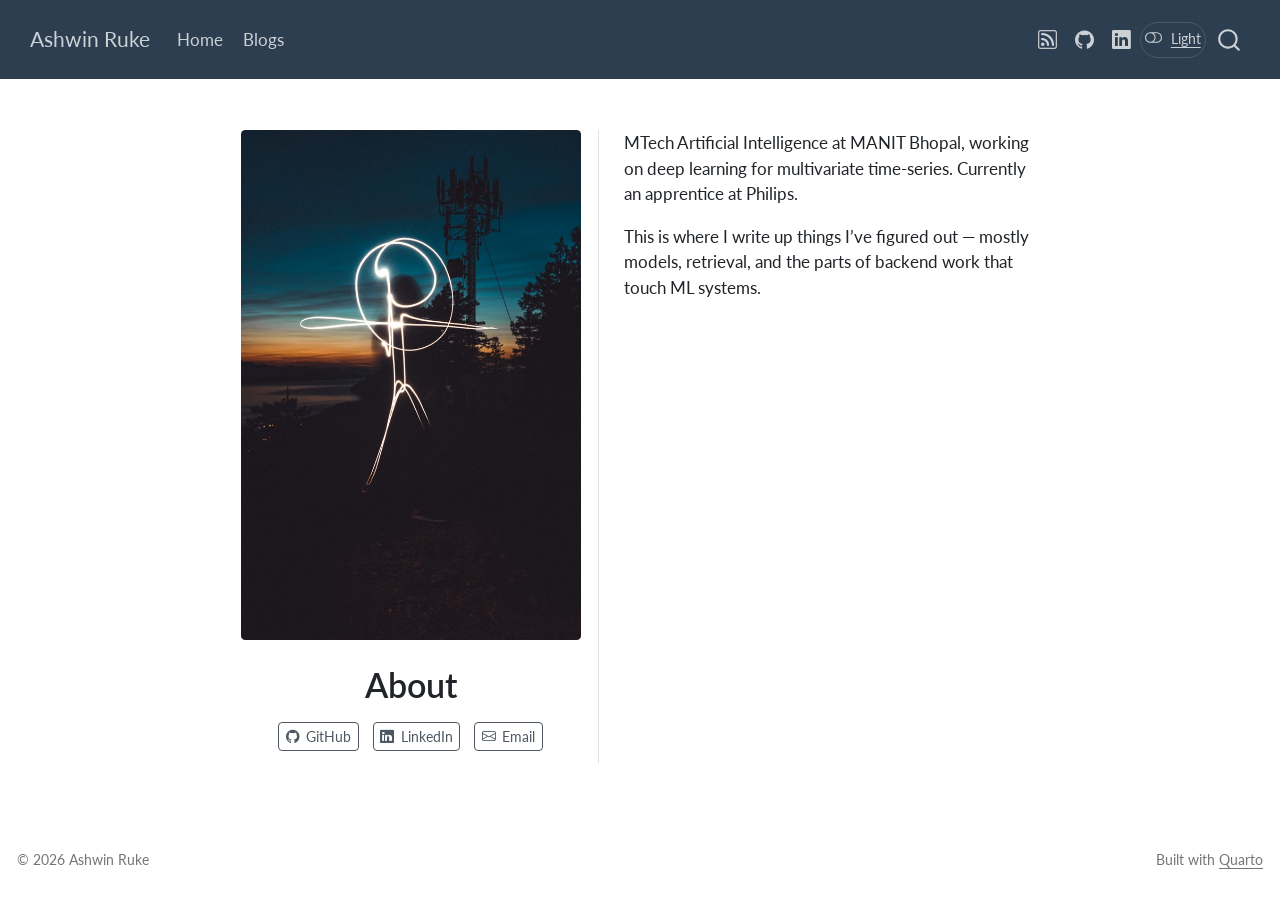
<file: about.html>
<!DOCTYPE html>
<html xmlns="http://www.w3.org/1999/xhtml" lang="en" xml:lang="en"><head>

<meta charset="utf-8">
<meta name="generator" content="quarto-1.10.18">

<meta name="viewport" content="width=device-width, initial-scale=1.0, user-scalable=yes">


<title>About – Ashwin Ruke</title>
<style>
/* Default styles provided by pandoc.
** See https://pandoc.org/MANUAL.html#variables-for-html for config info.
*/
span.smallcaps{font-variant: small-caps;}
div.columns{display: flex; gap: 1.5em;}
div.column{flex: auto;}
@media screen {
div.columns{gap: min(4vw, 1.5em);}
div.column{overflow-x: auto;}
}
div.hanging-indent{margin-left: 1.5em; text-indent: -1.5em;}
ul.task-list{list-style: none;}
ul.task-list li input[type="checkbox"] {
  width: 0.8em;
  margin: 0 0.8em 0.2em -1em; /* quarto-specific, see https://github.com/quarto-dev/quarto-cli/issues/4556 */ 
  vertical-align: middle;
}
</style>


<script src="site_libs/quarto-nav/quarto-nav.js"></script>
<script src="site_libs/quarto-nav/headroom.min.js"></script>
<script src="site_libs/clipboard/clipboard.min.js"></script>
<script src="site_libs/quarto-search/autocomplete.umd.js"></script>
<script src="site_libs/quarto-search/fuse.min.js"></script>
<script src="site_libs/quarto-search/quarto-search.js"></script>
<meta name="quarto:offset" content="./">
<script src="site_libs/quarto-html/quarto.js" type="module"></script>
<script src="site_libs/quarto-html/tabsets/tabsets.js" type="module"></script>
<script src="site_libs/quarto-html/popper.min.js"></script>
<script src="site_libs/quarto-html/tippy.umd.min.js"></script>
<link href="site_libs/quarto-html/tippy.css" rel="stylesheet">
<link href="site_libs/quarto-html/quarto-syntax-highlighting-64a204ab8560d761af7679ceaba22944.css" rel="stylesheet" class="quarto-color-scheme" id="quarto-text-highlighting-styles">
<link href="site_libs/quarto-html/quarto-syntax-highlighting-dark-b85bc7c33db8c58e0ec93c3465666fed.css" rel="stylesheet" class="quarto-color-scheme quarto-color-alternate" id="quarto-text-highlighting-styles">
<link href="site_libs/quarto-html/quarto-syntax-highlighting-64a204ab8560d761af7679ceaba22944.css" rel="stylesheet" class="quarto-color-scheme-extra" id="quarto-text-highlighting-styles">
<script src="site_libs/bootstrap/bootstrap.min.js"></script>
<link href="site_libs/bootstrap/bootstrap-icons.css" rel="stylesheet">
<link href="site_libs/bootstrap/bootstrap-ec569cd8ce40d52bfcfa2c01f991aae5.min.css" rel="stylesheet" append-hash="true" class="quarto-color-scheme" id="quarto-bootstrap" data-mode="light">
<link href="site_libs/bootstrap/bootstrap-dark-cf4c612e0ec0fd983a831f2304e738e0.min.css" rel="stylesheet" append-hash="true" class="quarto-color-scheme quarto-color-alternate" id="quarto-bootstrap" data-mode="dark">
<link href="site_libs/bootstrap/bootstrap-ec569cd8ce40d52bfcfa2c01f991aae5.min.css" rel="stylesheet" append-hash="true" class="quarto-color-scheme-extra" id="quarto-bootstrap" data-mode="light">
<script id="quarto-search-options" type="application/json">{
  "location": "navbar",
  "copy-button": false,
  "collapse-after": 3,
  "panel-placement": "end",
  "type": "overlay",
  "limit": 50,
  "keyboard-shortcut": [
    "f",
    "/",
    "s"
  ],
  "show-item-context": false,
  "language": {
    "search-no-results-text": "No results",
    "search-matching-documents-text": "matching documents",
    "search-copy-link-title": "Copy link to search",
    "search-hide-matches-text": "Hide additional matches",
    "search-more-match-text": "more match in this document",
    "search-more-matches-text": "more matches in this document",
    "search-clear-button-title": "Clear",
    "search-text-placeholder": "",
    "search-detached-cancel-button-title": "Cancel",
    "search-submit-button-title": "Submit",
    "search-label": "Search"
  }
}</script>


<link rel="stylesheet" href="styles.css">
<meta property="og:title" content="About – Ashwin Ruke">
<meta property="og:description" content="Notes on machine learning, time-series, and building things that work.">
<meta property="og:site_name" content="Ashwin Ruke">
<meta name="twitter:title" content="About – Ashwin Ruke">
<meta name="twitter:description" content="Notes on machine learning, time-series, and building things that work.">
<meta name="twitter:card" content="summary">
</head>

<body class="nav-fixed fullcontent quarto-light"><script id="quarto-html-before-body" type="application/javascript">
    const toggleBodyColorMode = (bsSheetEl) => {
      const mode = bsSheetEl.getAttribute("data-mode");
      const bodyEl = window.document.querySelector("body");
      if (mode === "dark") {
        bodyEl.classList.add("quarto-dark");
        bodyEl.classList.remove("quarto-light");
      } else {
        bodyEl.classList.add("quarto-light");
        bodyEl.classList.remove("quarto-dark");
      }
    }
    const toggleBodyColorPrimary = () => {
      const bsSheetEl = window.document.querySelector("link#quarto-bootstrap:not([rel=disabled-stylesheet])");
      if (bsSheetEl) {
        toggleBodyColorMode(bsSheetEl);
      }
    }
    const setColorSchemeToggle = (alternate) => {
      const toggles = window.document.querySelectorAll('.quarto-color-scheme-toggle');
      for (let i=0; i < toggles.length; i++) {
        const toggle = toggles[i];
        if (toggle) {
          if (alternate) {
            toggle.classList.add("alternate");
          } else {
            toggle.classList.remove("alternate");
          }
        }
      }
    };
    const toggleColorMode = (alternate) => {
      // Switch the stylesheets
      const primaryStylesheets = window.document.querySelectorAll('link.quarto-color-scheme:not(.quarto-color-alternate)');
      const alternateStylesheets = window.document.querySelectorAll('link.quarto-color-scheme.quarto-color-alternate');
      manageTransitions('#quarto-margin-sidebar .nav-link', false);
      if (alternate) {
        // note: dark is layered on light, we don't disable primary!
        enableStylesheet(alternateStylesheets);
        for (const sheetNode of alternateStylesheets) {
          if (sheetNode.id === "quarto-bootstrap") {
            toggleBodyColorMode(sheetNode);
          }
        }
      } else {
        disableStylesheet(alternateStylesheets);
        enableStylesheet(primaryStylesheets)
        toggleBodyColorPrimary();
      }
      manageTransitions('#quarto-margin-sidebar .nav-link', true);
      // Switch the toggles
      setColorSchemeToggle(alternate)
      // Hack to workaround the fact that safari doesn't
      // properly recolor the scrollbar when toggling (#1455)
      if (navigator.userAgent.indexOf('Safari') > 0 && navigator.userAgent.indexOf('Chrome') == -1) {
        manageTransitions("body", false);
        window.scrollTo(0, 1);
        setTimeout(() => {
          window.scrollTo(0, 0);
          manageTransitions("body", true);
        }, 40);
      }
    }
    const disableStylesheet = (stylesheets) => {
      for (let i=0; i < stylesheets.length; i++) {
        const stylesheet = stylesheets[i];
        stylesheet.rel = 'disabled-stylesheet';
      }
    }
    const enableStylesheet = (stylesheets) => {
      for (let i=0; i < stylesheets.length; i++) {
        const stylesheet = stylesheets[i];
        if(stylesheet.rel !== 'stylesheet') { // for Chrome, which will still FOUC without this check
          stylesheet.rel = 'stylesheet';
        }
      }
    }
    const manageTransitions = (selector, allowTransitions) => {
      const els = window.document.querySelectorAll(selector);
      for (let i=0; i < els.length; i++) {
        const el = els[i];
        if (allowTransitions) {
          el.classList.remove('notransition');
        } else {
          el.classList.add('notransition');
        }
      }
    }
    const isFileUrl = () => {
      return window.location.protocol === 'file:';
    }
    const hasAlternateSentinel = () => {
      let styleSentinel = getColorSchemeSentinel();
      if (styleSentinel !== null) {
        return styleSentinel === "alternate";
      } else {
        return false;
      }
    }
    const setStyleSentinel = (alternate) => {
      const value = alternate ? "alternate" : "default";
      if (!isFileUrl()) {
        window.localStorage.setItem("quarto-color-scheme", value);
      } else {
        localAlternateSentinel = value;
      }
    }
    const getColorSchemeSentinel = () => {
      if (!isFileUrl()) {
        const storageValue = window.localStorage.getItem("quarto-color-scheme");
        return storageValue != null ? storageValue : localAlternateSentinel;
      } else {
        return localAlternateSentinel;
      }
    }
    const toggleGiscusIfUsed = (isAlternate, darkModeDefault) => {
      const baseTheme = document.querySelector('#giscus-base-theme')?.value ?? 'light';
      const alternateTheme = document.querySelector('#giscus-alt-theme')?.value ?? 'dark';
      let newTheme = '';
      if(authorPrefersDark) {
        newTheme = isAlternate ? baseTheme : alternateTheme;
      } else {
        newTheme = isAlternate ? alternateTheme : baseTheme;
      }
      const changeGiscusTheme = () => {
        // From: https://github.com/giscus/giscus/issues/336
        const sendMessage = (message) => {
          const iframe = document.querySelector('iframe.giscus-frame');
          if (!iframe) return;
          iframe.contentWindow.postMessage({ giscus: message }, 'https://giscus.app');
        }
        sendMessage({
          setConfig: {
            theme: newTheme
          }
        });
      }
      const isGiscussLoaded = window.document.querySelector('iframe.giscus-frame') !== null;
      if (isGiscussLoaded) {
        changeGiscusTheme();
      }
    };
    const authorPrefersDark = false;
    const darkModeDefault = authorPrefersDark;
      document.querySelector('link#quarto-text-highlighting-styles.quarto-color-scheme-extra').rel = 'disabled-stylesheet';
      document.querySelector('link#quarto-bootstrap.quarto-color-scheme-extra').rel = 'disabled-stylesheet';
    let localAlternateSentinel = darkModeDefault ? 'alternate' : 'default';
    // Dark / light mode switch
    window.quartoToggleColorScheme = () => {
      // Read the current dark / light value
      let toAlternate = !hasAlternateSentinel();
      toggleColorMode(toAlternate);
      setStyleSentinel(toAlternate);
      toggleGiscusIfUsed(toAlternate, darkModeDefault);
      window.dispatchEvent(new Event('resize'));
    };
    // Switch to dark mode if need be
    if (hasAlternateSentinel()) {
      toggleColorMode(true);
    } else {
      toggleColorMode(false);
    }
  </script>

<div id="quarto-search-results"></div>
  <header id="quarto-header" class="headroom fixed-top">
    <nav class="navbar navbar-expand-lg " data-bs-theme="dark">
      <div class="navbar-container container-fluid">
      <div class="navbar-brand-container mx-auto">
    <a class="navbar-brand" href="./index.html">
    <span class="navbar-title">Ashwin Ruke</span>
    </a>
  </div>
            <div id="quarto-search" class="" title="Search"></div>
          <button class="navbar-toggler" type="button" data-bs-toggle="collapse" data-bs-target="#navbarCollapse" aria-controls="navbarCollapse" role="menu" aria-expanded="false" aria-label="Toggle navigation" onclick="if (window.quartoToggleHeadroom) { window.quartoToggleHeadroom(); }">
  <span class="navbar-toggler-icon"></span>
</button>
          <div class="collapse navbar-collapse" id="navbarCollapse">
            <ul class="navbar-nav navbar-nav-scroll me-auto">
  <li class="nav-item">
    <a class="nav-link" href="./index.html"> 
<span class="menu-text">Home</span></a>
  </li>  
  <li class="nav-item">
    <a class="nav-link" href="./blog.html"> 
<span class="menu-text">Blogs</span></a>
  </li>  
</ul>
            <ul class="navbar-nav navbar-nav-scroll ms-auto">
  <li class="nav-item compact">
    <a class="nav-link" href="./index.xml"> <i class="bi bi-rss" role="img" aria-label="RSS">
</i> 
<span class="menu-text"></span></a>
  </li>  
  <li class="nav-item compact">
    <a class="nav-link" href="https://github.com/ashwinruke"> <i class="bi bi-github" role="img" aria-label="GitHub">
</i> 
<span class="menu-text"></span></a>
  </li>  
  <li class="nav-item compact">
    <a class="nav-link" href="https://www.linkedin.com/in/ashwinruke2002/"> <i class="bi bi-linkedin" role="img" aria-label="LinkedIn">
</i> 
<span class="menu-text"></span></a>
  </li>  
</ul>
          </div> <!-- /navcollapse -->
            <div class="quarto-navbar-tools">
  <a href="" class="quarto-color-scheme-toggle quarto-navigation-tool  px-1" onclick="window.quartoToggleColorScheme(); return false;" title="Toggle dark mode"><i class="bi"></i></a>
</div>
      </div> <!-- /container-fluid -->
    </nav>
</header>
<!-- content -->
<div id="quarto-content" class="quarto-container page-columns page-rows-contents page-layout-article page-navbar">
<!-- sidebar -->
<!-- margin-sidebar -->
    
<!-- main -->
<div class="quarto-about-trestles">
  <div class="about-entity">
    <img src="profile.jpg" class="about-image
  rounded " style="width: 20em;">
<header id="title-block-header" class="quarto-title-block default">
<div class="quarto-title">
<h1 class="title">About</h1>
</div>
<div class="quarto-title-meta">
  </div>
</header>
    <div class="about-links">
  <a href="https://github.com/ashwinruke" class="about-link" rel="" target="">
    <i class="bi bi-github"></i>
     <span class="about-link-text">GitHub</span>
  </a>
  <a href="https://linkedin.com/in/your-handle" class="about-link" rel="" target="">
    <i class="bi bi-linkedin"></i>
     <span class="about-link-text">LinkedIn</span>
  </a>
  <a href="mailto:ashwinruke2002@gmail.com" class="about-link" rel="" target="">
    <i class="bi bi-envelope"></i>
     <span class="about-link-text">Email</span>
  </a>
</div>
  </div>
  <div class="about-contents"><main class="content" id="quarto-document-content">

<p>MTech Artificial Intelligence at MANIT Bhopal, working on deep learning for multivariate time-series. Currently an apprentice at Philips.</p>
<p>This is where I write up things I’ve figured out — mostly models, retrieval, and the parts of backend work that touch ML systems.</p>


<a onclick="window.scrollTo(0, 0); return false;" role="button" id="quarto-back-to-top"><i class="bi bi-arrow-up"></i> Back to top</a></main></div>
</div>
 <!-- /main -->
<script id="quarto-html-after-body" type="application/javascript">
  window.document.addEventListener("DOMContentLoaded", function (event) {
    // Ensure there is a toggle, if there isn't float one in the top right
    if (window.document.querySelector('.quarto-color-scheme-toggle') === null) {
      const a = window.document.createElement('a');
      a.classList.add('top-right');
      a.classList.add('quarto-color-scheme-toggle');
      a.href = "";
      a.onclick = function() { try { window.quartoToggleColorScheme(); } catch {} return false; };
      const i = window.document.createElement("i");
      i.classList.add('bi');
      a.appendChild(i);
      window.document.body.appendChild(a);
    }
    setColorSchemeToggle(hasAlternateSentinel())
    const isCodeAnnotation = (el) => {
      for (const clz of el.classList) {
        if (clz.startsWith('code-annotation-')) {                     
          return true;
        }
      }
      return false;
    }
    const onCopySuccess = function(e) {
      // button target
      const button = e.trigger;
      // don't keep focus
      button.blur();
      // flash "checked"
      button.classList.add('code-copy-button-checked');
      var currentTitle = button.getAttribute("title");
      button.setAttribute("title", "Copied!");
      let tooltip;
      if (window.bootstrap) {
        button.setAttribute("data-bs-toggle", "tooltip");
        button.setAttribute("data-bs-placement", "left");
        button.setAttribute("data-bs-title", "Copied!");
        tooltip = new bootstrap.Tooltip(button, 
          { trigger: "manual", 
            customClass: "code-copy-button-tooltip",
            offset: [0, -8]});
        tooltip.show();    
      }
      setTimeout(function() {
        if (tooltip) {
          tooltip.hide();
          button.removeAttribute("data-bs-title");
          button.removeAttribute("data-bs-toggle");
          button.removeAttribute("data-bs-placement");
        }
        button.setAttribute("title", currentTitle);
        button.classList.remove('code-copy-button-checked');
      }, 1000);
      // clear code selection
      e.clearSelection();
    }
    const getTextToCopy = function(trigger) {
      const outerScaffold = trigger.parentElement.cloneNode(true);
      const codeEl = outerScaffold.querySelector('code');
      for (const childEl of codeEl.children) {
        if (isCodeAnnotation(childEl)) {
          childEl.remove();
        }
      }
      return codeEl.innerText;
    }
    const clipboard = new window.ClipboardJS('.code-copy-button:not([data-in-quarto-modal])', {
      text: getTextToCopy
    });
    clipboard.on('success', onCopySuccess);
    if (window.document.getElementById('quarto-embedded-source-code-modal')) {
      const clipboardModal = new window.ClipboardJS('.code-copy-button[data-in-quarto-modal]', {
        text: getTextToCopy,
        container: window.document.getElementById('quarto-embedded-source-code-modal')
      });
      clipboardModal.on('success', onCopySuccess);
    }
      var localhostRegex = new RegExp(/^(?:http|https):\/\/localhost\:?[0-9]*\//);
      var mailtoRegex = new RegExp(/^mailto:/);
        var filterRegex = new RegExp("https:\/\/ashwinruke\.github\.io");
      var isInternal = (href) => {
          return filterRegex.test(href) || localhostRegex.test(href) || mailtoRegex.test(href);
      }
      // Inspect non-navigation links and adorn them if external
     var links = window.document.querySelectorAll('a[href]:not(.nav-link):not(.navbar-brand):not(.toc-action):not(.sidebar-link):not(.sidebar-item-toggle):not(.pagination-link):not(.no-external):not([aria-hidden]):not(.dropdown-item):not(.quarto-navigation-tool):not(.about-link)');
      for (var i=0; i<links.length; i++) {
        const link = links[i];
        if (!isInternal(link.href)) {
          // undo the damage that might have been done by quarto-nav.js in the case of
          // links that we want to consider external
          if (link.dataset.originalHref !== undefined) {
            link.href = link.dataset.originalHref;
          }
        }
      }
    function tippyHover(el, contentFn, onTriggerFn, onUntriggerFn) {
      const config = {
        allowHTML: true,
        maxWidth: 500,
        delay: 100,
        arrow: false,
        appendTo: function(el) {
            return el.parentElement;
        },
        interactive: true,
        interactiveBorder: 10,
        theme: 'quarto',
        placement: 'bottom-start',
      };
      if (contentFn) {
        config.content = contentFn;
      }
      if (onTriggerFn) {
        config.onTrigger = onTriggerFn;
      }
      if (onUntriggerFn) {
        config.onUntrigger = onUntriggerFn;
      }
      window.tippy(el, config); 
    }
    const noterefs = window.document.querySelectorAll('a[role="doc-noteref"]');
    for (var i=0; i<noterefs.length; i++) {
      const ref = noterefs[i];
      tippyHover(ref, function() {
        // use id or data attribute instead here
        let href = ref.getAttribute('data-footnote-href') || ref.getAttribute('href');
        try { href = new URL(href).hash; } catch {}
        const id = href.replace(/^#\/?/, "");
        const note = window.document.getElementById(id);
        if (note) {
          return note.innerHTML;
        } else {
          return "";
        }
      });
    }
    const xrefs = window.document.querySelectorAll('a.quarto-xref');
    const processXRef = (id, note) => {
      // Strip column container classes
      const stripColumnClz = (el) => {
        el.classList.remove("page-full", "page-columns");
        if (el.children) {
          for (const child of el.children) {
            stripColumnClz(child);
          }
        }
      }
      stripColumnClz(note)
      if (id === null || id.startsWith('sec-')) {
        // Special case sections, only their first couple elements
        const container = document.createElement("div");
        if (note.children && note.children.length > 2) {
          container.appendChild(note.children[0].cloneNode(true));
          for (let i = 1; i < note.children.length; i++) {
            const child = note.children[i];
            if (child.tagName === "P" && child.innerText === "") {
              continue;
            } else {
              container.appendChild(child.cloneNode(true));
              break;
            }
          }
          if (window.Quarto?.typesetMath) {
            window.Quarto.typesetMath(container);
          }
          return container.innerHTML
        } else {
          if (window.Quarto?.typesetMath) {
            window.Quarto.typesetMath(note);
          }
          return note.innerHTML;
        }
      } else {
        // Remove any anchor links if they are present
        const anchorLink = note.querySelector('a.anchorjs-link');
        if (anchorLink) {
          anchorLink.remove();
        }
        if (window.Quarto?.typesetMath) {
          window.Quarto.typesetMath(note);
        }
        if (note.classList.contains("callout")) {
          return note.outerHTML;
        } else {
          return note.innerHTML;
        }
      }
    }
    for (var i=0; i<xrefs.length; i++) {
      const xref = xrefs[i];
      tippyHover(xref, undefined, function(instance) {
        instance.disable();
        let url = xref.getAttribute('href');
        let hash = undefined; 
        if (url.startsWith('#')) {
          hash = url;
        } else {
          try { hash = new URL(url).hash; } catch {}
        }
        if (hash) {
          const id = hash.replace(/^#\/?/, "");
          const note = window.document.getElementById(id);
          if (note !== null) {
            try {
              const html = processXRef(id, note.cloneNode(true));
              instance.setContent(html);
            } finally {
              instance.enable();
              instance.show();
            }
          } else {
            // See if we can fetch this
            fetch(url.split('#')[0])
            .then(res => res.text())
            .then(html => {
              const parser = new DOMParser();
              const htmlDoc = parser.parseFromString(html, "text/html");
              const note = htmlDoc.getElementById(id);
              if (note !== null) {
                const html = processXRef(id, note);
                instance.setContent(html);
              } 
            }).finally(() => {
              instance.enable();
              instance.show();
            });
          }
        } else {
          // See if we can fetch a full url (with no hash to target)
          // This is a special case and we should probably do some content thinning / targeting
          fetch(url)
          .then(res => res.text())
          .then(html => {
            const parser = new DOMParser();
            const htmlDoc = parser.parseFromString(html, "text/html");
            const note = htmlDoc.querySelector('main.content');
            if (note !== null) {
              // This should only happen for chapter cross references
              // (since there is no id in the URL)
              // remove the first header
              if (note.children.length > 0 && note.children[0].tagName === "HEADER") {
                note.children[0].remove();
              }
              const html = processXRef(null, note);
              instance.setContent(html);
            } 
          }).finally(() => {
            instance.enable();
            instance.show();
          });
        }
      }, function(instance) {
      });
    }
        let selectedAnnoteEl;
        const selectorForAnnotation = ( cell, annotation) => {
          let cellAttr = 'data-code-cell="' + cell + '"';
          let lineAttr = 'data-code-annotation="' +  annotation + '"';
          const selector = 'span[' + cellAttr + '][' + lineAttr + ']';
          return selector;
        }
        const selectCodeLines = (annoteEl) => {
          const doc = window.document;
          const targetCell = annoteEl.getAttribute("data-target-cell");
          const targetAnnotation = annoteEl.getAttribute("data-target-annotation");
          const annoteSpan = window.document.querySelector(selectorForAnnotation(targetCell, targetAnnotation));
          const lines = annoteSpan.getAttribute("data-code-lines").split(",");
          const lineIds = lines.map((line) => {
            return targetCell + "-" + line;
          })
          let top = null;
          let height = null;
          let parent = null;
          if (lineIds.length > 0) {
              //compute the position of the single el (top and bottom and make a div)
              const el = window.document.getElementById(lineIds[0]);
              top = el.offsetTop;
              height = el.offsetHeight;
              parent = el.parentElement.parentElement;
            if (lineIds.length > 1) {
              const lastEl = window.document.getElementById(lineIds[lineIds.length - 1]);
              const bottom = lastEl.offsetTop + lastEl.offsetHeight;
              height = bottom - top;
            }
            if (top !== null && height !== null && parent !== null) {
              // cook up a div (if necessary) and position it 
              let div = window.document.getElementById("code-annotation-line-highlight");
              if (div === null) {
                div = window.document.createElement("div");
                div.setAttribute("id", "code-annotation-line-highlight");
                div.style.position = 'absolute';
                parent.appendChild(div);
              }
              div.style.top = top - 2 + "px";
              div.style.height = height + 4 + "px";
              div.style.left = 0;
              let gutterDiv = window.document.getElementById("code-annotation-line-highlight-gutter");
              if (gutterDiv === null) {
                gutterDiv = window.document.createElement("div");
                gutterDiv.setAttribute("id", "code-annotation-line-highlight-gutter");
                gutterDiv.style.position = 'absolute';
                const codeCell = window.document.getElementById(targetCell);
                const gutter = codeCell.querySelector('.code-annotation-gutter');
                gutter.appendChild(gutterDiv);
              }
              gutterDiv.style.top = top - 2 + "px";
              gutterDiv.style.height = height + 4 + "px";
            }
            selectedAnnoteEl = annoteEl;
          }
        };
        const unselectCodeLines = () => {
          const elementsIds = ["code-annotation-line-highlight", "code-annotation-line-highlight-gutter"];
          elementsIds.forEach((elId) => {
            const div = window.document.getElementById(elId);
            if (div) {
              div.remove();
            }
          });
          selectedAnnoteEl = undefined;
        };
          // Handle positioning of the toggle
      window.addEventListener(
        "resize",
        throttle(() => {
          elRect = undefined;
          if (selectedAnnoteEl) {
            selectCodeLines(selectedAnnoteEl);
          }
        }, 10)
      );
      function throttle(fn, ms) {
      let throttle = false;
      let timer;
        return (...args) => {
          if(!throttle) { // first call gets through
              fn.apply(this, args);
              throttle = true;
          } else { // all the others get throttled
              if(timer) clearTimeout(timer); // cancel #2
              timer = setTimeout(() => {
                fn.apply(this, args);
                timer = throttle = false;
              }, ms);
          }
        };
      }
        // Attach click handler to the DT
        const annoteDls = window.document.querySelectorAll('dt[data-target-cell]');
        for (const annoteDlNode of annoteDls) {
          annoteDlNode.addEventListener('click', (event) => {
            const clickedEl = event.target;
            if (clickedEl !== selectedAnnoteEl) {
              unselectCodeLines();
              const activeEl = window.document.querySelector('dt[data-target-cell].code-annotation-active');
              if (activeEl) {
                activeEl.classList.remove('code-annotation-active');
              }
              selectCodeLines(clickedEl);
              clickedEl.classList.add('code-annotation-active');
            } else {
              // Unselect the line
              unselectCodeLines();
              clickedEl.classList.remove('code-annotation-active');
            }
          });
        }
    const findCites = (el) => {
      const parentEl = el.parentElement;
      if (parentEl) {
        const cites = parentEl.dataset.cites;
        if (cites) {
          return {
            el,
            cites: cites.split(' ')
          };
        } else {
          return findCites(el.parentElement)
        }
      } else {
        return undefined;
      }
    };
    var bibliorefs = window.document.querySelectorAll('a[role="doc-biblioref"]');
    for (var i=0; i<bibliorefs.length; i++) {
      const ref = bibliorefs[i];
      const citeInfo = findCites(ref);
      if (citeInfo) {
        tippyHover(citeInfo.el, function() {
          var popup = window.document.createElement('div');
          citeInfo.cites.forEach(function(cite) {
            var citeDiv = window.document.createElement('div');
            citeDiv.classList.add('hanging-indent');
            citeDiv.classList.add('csl-entry');
            var biblioDiv = window.document.getElementById('ref-' + cite);
            if (biblioDiv) {
              citeDiv.innerHTML = biblioDiv.innerHTML;
            }
            popup.appendChild(citeDiv);
          });
          return popup.innerHTML;
        });
      }
    }
  });
  </script>
</div> <!-- /content -->
<footer class="footer">
  <div class="nav-footer">
    <div class="nav-footer-left">
<p>© 2026 Ashwin Ruke</p>
</div>   
    <div class="nav-footer-center">
      &nbsp;
    </div>
    <div class="nav-footer-right">
<p>Built with <a href="https://quarto.org">Quarto</a></p>
</div>
  </div>
</footer>




</body></html>
</file>
<file: site_libs/quarto-html/tippy.css>
.tippy-box[data-animation=fade][data-state=hidden]{opacity:0}[data-tippy-root]{max-width:calc(100vw - 10px)}.tippy-box{position:relative;background-color:#333;color:#fff;border-radius:4px;font-size:14px;line-height:1.4;white-space:normal;outline:0;transition-property:transform,visibility,opacity}.tippy-box[data-placement^=top]>.tippy-arrow{bottom:0}.tippy-box[data-placement^=top]>.tippy-arrow:before{bottom:-7px;left:0;border-width:8px 8px 0;border-top-color:initial;transform-origin:center top}.tippy-box[data-placement^=bottom]>.tippy-arrow{top:0}.tippy-box[data-placement^=bottom]>.tippy-arrow:before{top:-7px;left:0;border-width:0 8px 8px;border-bottom-color:initial;transform-origin:center bottom}.tippy-box[data-placement^=left]>.tippy-arrow{right:0}.tippy-box[data-placement^=left]>.tippy-arrow:before{border-width:8px 0 8px 8px;border-left-color:initial;right:-7px;transform-origin:center left}.tippy-box[data-placement^=right]>.tippy-arrow{left:0}.tippy-box[data-placement^=right]>.tippy-arrow:before{left:-7px;border-width:8px 8px 8px 0;border-right-color:initial;transform-origin:center right}.tippy-box[data-inertia][data-state=visible]{transition-timing-function:cubic-bezier(.54,1.5,.38,1.11)}.tippy-arrow{width:16px;height:16px;color:#333}.tippy-arrow:before{content:"";position:absolute;border-color:transparent;border-style:solid}.tippy-content{position:relative;padding:5px 9px;z-index:1}
</file>
<file: site_libs/quarto-html/quarto-syntax-highlighting-64a204ab8560d761af7679ceaba22944.css>
/* quarto syntax highlight colors */
:root {
  --quarto-hl-ot-color: #003B4F;
  --quarto-hl-at-color: #657422;
  --quarto-hl-ss-color: #20794D;
  --quarto-hl-an-color: #5E5E5E;
  --quarto-hl-fu-color: #4758AB;
  --quarto-hl-st-color: #20794D;
  --quarto-hl-cf-color: #003B4F;
  --quarto-hl-op-color: #5E5E5E;
  --quarto-hl-er-color: #AD0000;
  --quarto-hl-bn-color: #AD0000;
  --quarto-hl-al-color: #AD0000;
  --quarto-hl-va-color: #111111;
  --quarto-hl-bu-color: inherit;
  --quarto-hl-ex-color: inherit;
  --quarto-hl-pp-color: #AD0000;
  --quarto-hl-in-color: #5E5E5E;
  --quarto-hl-vs-color: #20794D;
  --quarto-hl-wa-color: #5E5E5E;
  --quarto-hl-do-color: #5E5E5E;
  --quarto-hl-im-color: #00769E;
  --quarto-hl-ch-color: #20794D;
  --quarto-hl-dt-color: #AD0000;
  --quarto-hl-fl-color: #AD0000;
  --quarto-hl-co-color: #5E5E5E;
  --quarto-hl-cv-color: #5E5E5E;
  --quarto-hl-cn-color: #8f5902;
  --quarto-hl-sc-color: #5E5E5E;
  --quarto-hl-dv-color: #AD0000;
  --quarto-hl-kw-color: #003B4F;
}

/* other quarto variables */
:root {
  --quarto-font-monospace: SFMono-Regular, Menlo, Monaco, Consolas, "Liberation Mono", "Courier New", monospace;
}

/* syntax highlight based on Pandoc's rules */
pre > code.sourceCode > span {
  color: #003B4F;
}

code.sourceCode > span {
  color: #003B4F;
}

div.sourceCode,
div.sourceCode pre.sourceCode {
  color: #003B4F;
}

/* Normal */
code span {
  color: #003B4F;
}

/* Alert */
code span.al {
  color: #AD0000;
  font-style: inherit;
}

/* Annotation */
code span.an {
  color: #5E5E5E;
  font-style: inherit;
}

/* Attribute */
code span.at {
  color: #657422;
  font-style: inherit;
}

/* BaseN */
code span.bn {
  color: #AD0000;
  font-style: inherit;
}

/* BuiltIn */
code span.bu {
  font-style: inherit;
}

/* ControlFlow */
code span.cf {
  color: #003B4F;
  font-weight: bold;
  font-style: inherit;
}

/* Char */
code span.ch {
  color: #20794D;
  font-style: inherit;
}

/* Constant */
code span.cn {
  color: #8f5902;
  font-style: inherit;
}

/* Comment */
code span.co {
  color: #5E5E5E;
  font-style: inherit;
}

/* CommentVar */
code span.cv {
  color: #5E5E5E;
  font-style: italic;
}

/* Documentation */
code span.do {
  color: #5E5E5E;
  font-style: italic;
}

/* DataType */
code span.dt {
  color: #AD0000;
  font-style: inherit;
}

/* DecVal */
code span.dv {
  color: #AD0000;
  font-style: inherit;
}

/* Error */
code span.er {
  color: #AD0000;
  font-style: inherit;
}

/* Extension */
code span.ex {
  font-style: inherit;
}

/* Float */
code span.fl {
  color: #AD0000;
  font-style: inherit;
}

/* Function */
code span.fu {
  color: #4758AB;
  font-style: inherit;
}

/* Import */
code span.im {
  color: #00769E;
  font-style: inherit;
}

/* Information */
code span.in {
  color: #5E5E5E;
  font-style: inherit;
}

/* Keyword */
code span.kw {
  color: #003B4F;
  font-weight: bold;
  font-style: inherit;
}

/* Operator */
code span.op {
  color: #5E5E5E;
  font-style: inherit;
}

/* Other */
code span.ot {
  color: #003B4F;
  font-style: inherit;
}

/* Preprocessor */
code span.pp {
  color: #AD0000;
  font-style: inherit;
}

/* SpecialChar */
code span.sc {
  color: #5E5E5E;
  font-style: inherit;
}

/* SpecialString */
code span.ss {
  color: #20794D;
  font-style: inherit;
}

/* String */
code span.st {
  color: #20794D;
  font-style: inherit;
}

/* Variable */
code span.va {
  color: #111111;
  font-style: inherit;
}

/* VerbatimString */
code span.vs {
  color: #20794D;
  font-style: inherit;
}

/* Warning */
code span.wa {
  color: #5E5E5E;
  font-style: italic;
}

.prevent-inlining {
  content: "</";
}

/*# sourceMappingURL=9d8d5bb603a83b8298b89080a598c93b.css.map */
</file>
<file: site_libs/quarto-html/quarto-syntax-highlighting-dark-b85bc7c33db8c58e0ec93c3465666fed.css>
/* quarto syntax highlight colors */
:root {
  --quarto-hl-al-color: #f07178;
  --quarto-hl-an-color: #d4d0ab;
  --quarto-hl-at-color: #00e0e0;
  --quarto-hl-bn-color: #d4d0ab;
  --quarto-hl-bu-color: #abe338;
  --quarto-hl-ch-color: #abe338;
  --quarto-hl-co-color: #f8f8f2;
  --quarto-hl-cv-color: #ffd700;
  --quarto-hl-cn-color: #ffd700;
  --quarto-hl-cf-color: #ffa07a;
  --quarto-hl-dt-color: #ffa07a;
  --quarto-hl-dv-color: #d4d0ab;
  --quarto-hl-do-color: #f8f8f2;
  --quarto-hl-er-color: #f07178;
  --quarto-hl-ex-color: #00e0e0;
  --quarto-hl-fl-color: #d4d0ab;
  --quarto-hl-fu-color: #ffa07a;
  --quarto-hl-im-color: #abe338;
  --quarto-hl-in-color: #d4d0ab;
  --quarto-hl-kw-color: #ffa07a;
  --quarto-hl-op-color: #ffa07a;
  --quarto-hl-ot-color: #00e0e0;
  --quarto-hl-pp-color: #dcc6e0;
  --quarto-hl-re-color: #00e0e0;
  --quarto-hl-sc-color: #abe338;
  --quarto-hl-ss-color: #abe338;
  --quarto-hl-st-color: #abe338;
  --quarto-hl-va-color: #00e0e0;
  --quarto-hl-vs-color: #abe338;
  --quarto-hl-wa-color: #dcc6e0;
}

/* other quarto variables */
:root {
  --quarto-font-monospace: SFMono-Regular, Menlo, Monaco, Consolas, "Liberation Mono", "Courier New", monospace;
}

/* syntax highlight based on Pandoc's rules */
pre > code.sourceCode > span {
  color: #f8f8f2;
}

code.sourceCode > span {
  color: #f8f8f2;
}

div.sourceCode,
div.sourceCode pre.sourceCode {
  color: #f8f8f2;
}

/* Normal */
code span {
  color: #f8f8f2;
}

/* Alert */
code span.al {
  color: #f07178;
}

/* Annotation */
code span.an {
  color: #d4d0ab;
}

/* Attribute */
code span.at {
  color: #00e0e0;
}

/* BaseN */
code span.bn {
  color: #d4d0ab;
}

/* BuiltIn */
code span.bu {
  color: #abe338;
}

/* ControlFlow */
code span.cf {
  font-weight: bold;
  color: #ffa07a;
}

/* Char */
code span.ch {
  color: #abe338;
}

/* Constant */
code span.cn {
  color: #ffd700;
}

/* Comment */
code span.co {
  font-style: italic;
  color: #f8f8f2;
}

/* CommentVar */
code span.cv {
  color: #ffd700;
}

/* Documentation */
code span.do {
  color: #f8f8f2;
}

/* DataType */
code span.dt {
  color: #ffa07a;
}

/* DecVal */
code span.dv {
  color: #d4d0ab;
}

/* Error */
code span.er {
  color: #f07178;
  text-decoration: underline;
}

/* Extension */
code span.ex {
  font-weight: bold;
  color: #00e0e0;
}

/* Float */
code span.fl {
  color: #d4d0ab;
}

/* Function */
code span.fu {
  color: #ffa07a;
}

/* Import */
code span.im {
  color: #abe338;
}

/* Information */
code span.in {
  color: #d4d0ab;
}

/* Keyword */
code span.kw {
  font-weight: bold;
  color: #ffa07a;
}

/* Operator */
code span.op {
  color: #ffa07a;
}

/* Other */
code span.ot {
  color: #00e0e0;
}

/* Preprocessor */
code span.pp {
  color: #dcc6e0;
}

/* RegionMarker */
code span.re {
  background-color: #f8f8f2;
  color: #00e0e0;
}

/* SpecialChar */
code span.sc {
  color: #abe338;
}

/* SpecialString */
code span.ss {
  color: #abe338;
}

/* String */
code span.st {
  color: #abe338;
}

/* Variable */
code span.va {
  color: #00e0e0;
}

/* VerbatimString */
code span.vs {
  color: #abe338;
}

/* Warning */
code span.wa {
  color: #dcc6e0;
}

.prevent-inlining {
  content: "</";
}

/*# sourceMappingURL=4ed8f1090dec6531da29ab00902aa718.css.map */
</file>
<file: styles.css>
/* Dark mode toggle — make it legible */
.quarto-color-scheme-toggle {
  display: inline-flex !important;
  align-items: center;
  gap: 0.4rem;
  padding: 0.25rem 0.6rem;
  border: 1px solid rgba(128, 128, 128, 0.4);
  border-radius: 999px;
  opacity: 1 !important;
  transition: background-color 0.15s ease;
}

.quarto-color-scheme-toggle:hover {
  background-color: rgba(128, 128, 128, 0.15);
}

/* Scale up the sun/moon glyph */
.quarto-color-scheme-toggle .bi::before {
  width: 1.1em;
  height: 1.1em;
}

/* Add a word next to it */
.quarto-color-scheme-toggle::after {
  content: "Light";
  font-size: 0.85rem;
  line-height: 1;
}

body.quarto-dark .quarto-color-scheme-toggle::after {
  content: "Dark";
}
</file>
